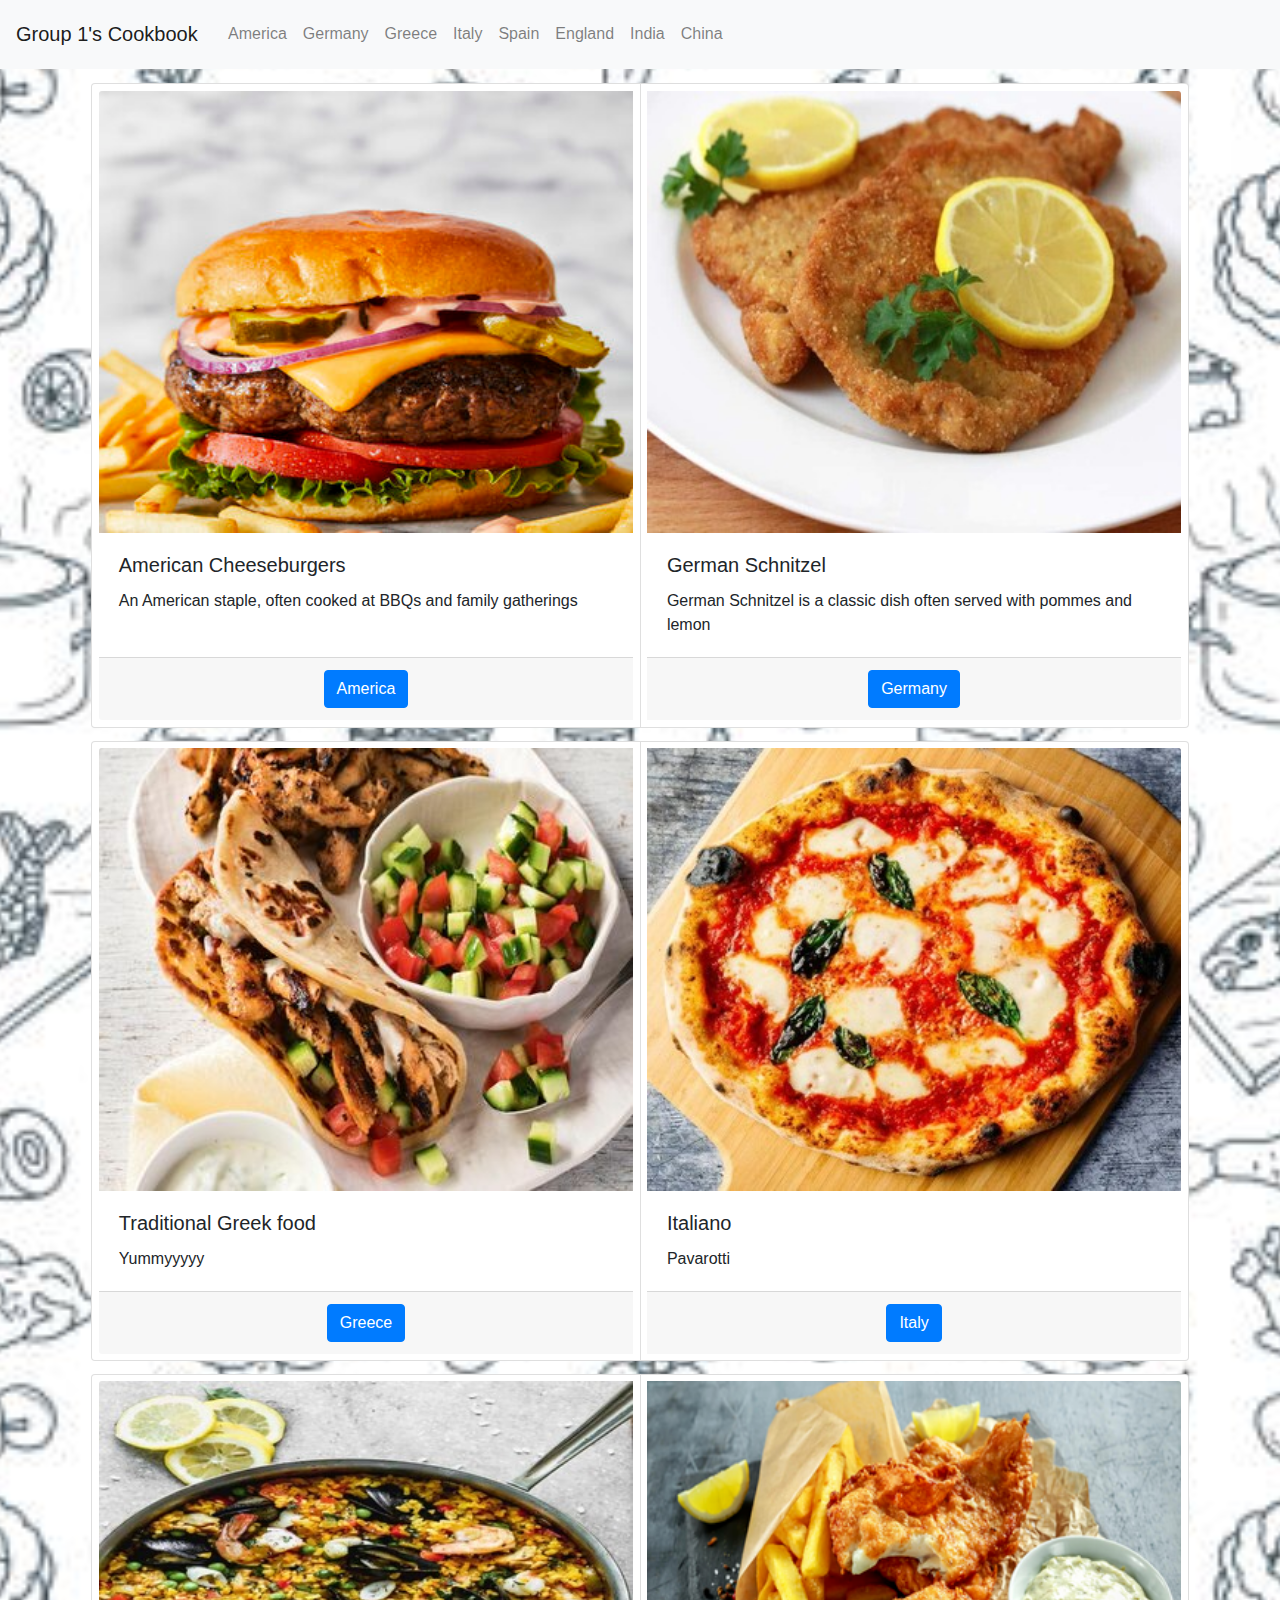
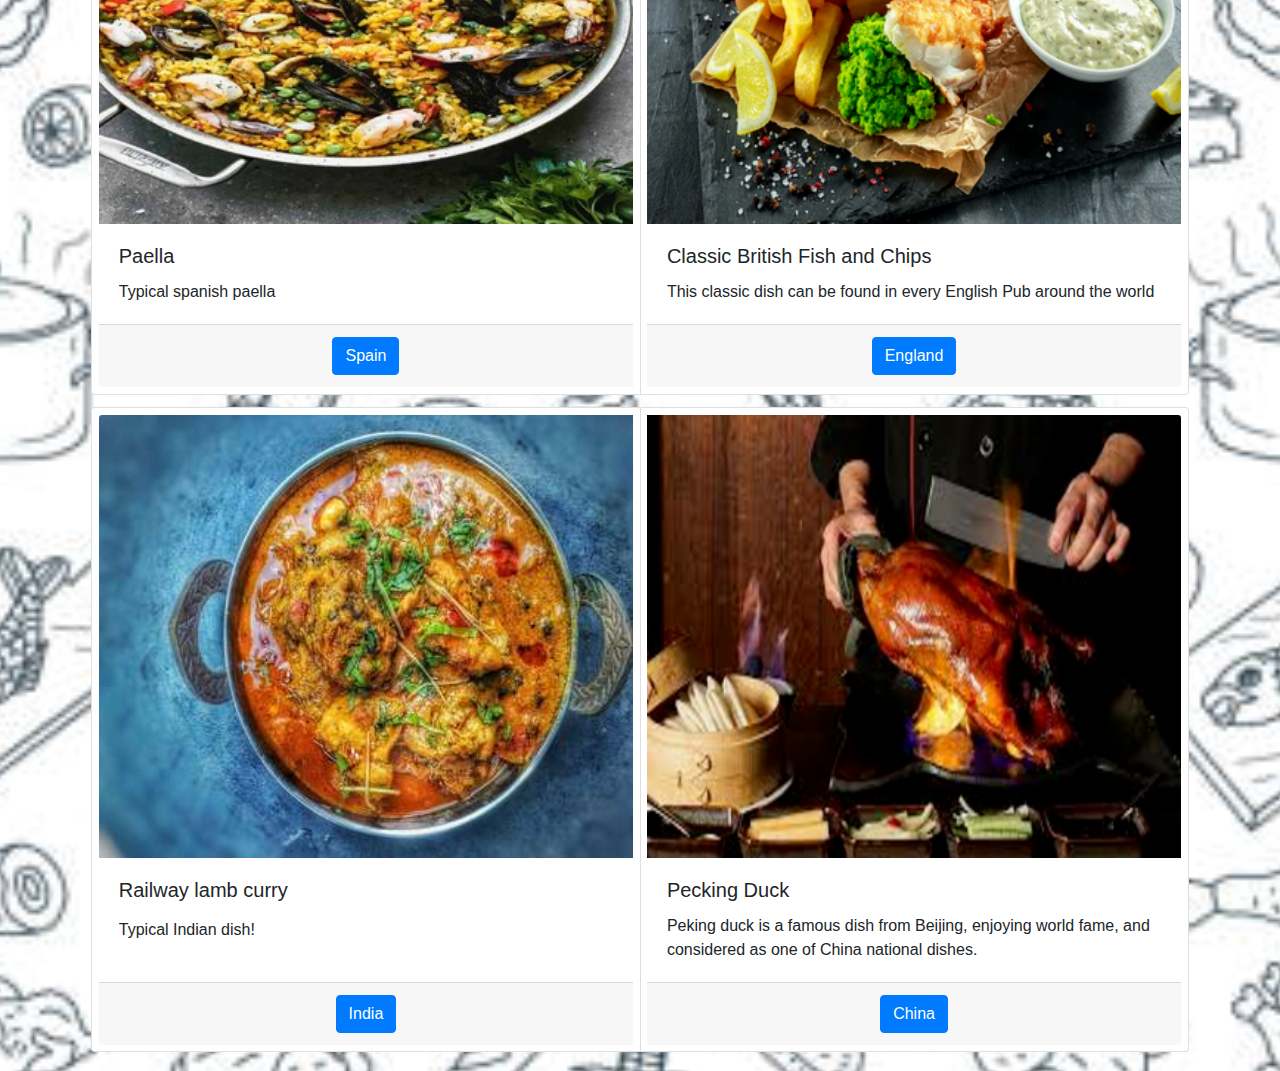
<file: index.html>
<!DOCTYPE html>
<html lang="en">
  <head>
    <meta charset="utf-8" />
    <meta name="viewport" content="width=device-width, initial-scale=1" />

    <title>
        Cookbook
    </title>
    <link rel="stylesheet" href="style.css">
    <link rel="stylesheet" href="https://cdn.jsdelivr.net/npm/bootstrap@4.0.0/dist/css/bootstrap.min.css" integrity="sha384-Gn5384xqQ1aoWXA+058RXPxPg6fy4IWvTNh0E263XmFcJlSAwiGgFAW/dAiS6JXm" crossorigin="anonymous">
   </head>
   <div class="bg">
   <header>
    <nav class="navbar navbar-expand-lg navbar-light bg-light fixed-top">
      <a class="navbar-brand" href="index.html">Group 1's Cookbook</a>
      <button class="navbar-toggler" type="button" data-toggle="collapse" data-target="#navbarNav" aria-controls="navbarNav" aria-expanded="false" aria-label="Toggle navigation">

        <span class="navbar-toggler-icon"></span>
      </button>
      <div class="collapse navbar-collapse" id="navbarNav">
        <ul class="navbar-nav">
          <li class="nav-item active">

          </li>
          <li class="nav-item">
            <a class="nav-link" href="America.html">America</a>
          </li>
          <li class="nav-item">
            <a class="nav-link" href="Germany.html">Germany</a>
          </li>
          <li class="nav-item">
            <a class="nav-link" href="Greece.html">Greece</a>
          </li>
          <li class="nav-item">
            <a class="nav-link" href="Italy.html">Italy</a>
          </li>
          <li class="nav-item">
            <a class="nav-link" href="Spain.html">Spain</a>
          </li>
          <li class="nav-item">
            <a class="nav-link" href="England.html">England</a>
          </li>
          <li class="nav-item">
            <a class="nav-link" href="India.html">India</a>
          </li>
          <li class="nav-item">
            <a class="nav-link" href="China.html">China</a>
          </li>
        </ul>
      </div>
    </nav>
  </header>

  <body>
    <div class="container">

      <div class="card-group" id="first-card">
        <div class="card">
          <img class="card-img-top" src="Cheeseburger_1_362x300.jpg" alt="Card image cap">
          <div class="card-body">
            <h5 class="card-title">American Cheeseburgers</h5>
            <p class="card-text">An American staple, often cooked at BBQs and family gatherings</p>
          </div>
          <div class="card-footer text-center">
            <a href="America.html" class="btn btn-primary">America</a>
          </div>
        </div>
        <div class="card">
          <img class="card-img-top" src="Schnitzel_362x300.jpg" alt="Card image cap">
          <div class="card-body">
            <h5 class="card-title">German Schnitzel</h5>
            <p class="card-text">German Schnitzel is a classic dish often served with pommes and lemon</p>
          </div>
          <div class="card-footer text-center">
            <a href="Germany.html" class="btn btn-primary">Germany</a>
          </div>
        </div>
      </div>
      <div class="card-group">
        <div class="card">
          <img class="card-img-top" src="gyros_362x300.jpeg" alt="gyros">
          <div class="card-body">
            <h5 class="card-title">Traditional Greek food</h5>
            <p class="card-text">Yummyyyyy</p>
          </div>
          <div class="card-footer text-center">
            <a href="Greece.html" class="btn btn-primary">Greece</a>
          </div>
        </div>
        <div class="card">
          <img class="card-img-top" src="pizza_362x300.jpg" alt="Card image cap">
          <div class="card-body">
            <h5 class="card-title">Italiano</h5>
            <p class="card-text">Pavarotti</p>
          </div>
          <div class="card-footer text-center">
            <a href="Italy.html" class="btn btn-primary">Italy</a>
          </div>
        </div>
      </div>
      <div class="card-group">
        <div class="card">
          <img class="card-img-top" src="Paella2.jpg" alt="Card image cap" width="150">
          <div class="card-body">
            <h5 class="card-title">Paella</h5>
            <p class="card-text">Typical spanish paella</p>
          </div>
          <div class="card-footer text-center">
            <a href="Spain.html" class="btn btn-primary">Spain</a>
          </div>
        </div>
        <div class="card">
          <img class="card-img-top" src="Fish-and-Chips1_362x300.png" alt="Card image cap" >
          <div class="card-body">
            <h5 class="card-title"> Classic British Fish and Chips</h5>
            <p class="card-text"> This classic dish can be found in every English Pub around the world</p>
           

          </div>
          <div class="card-footer text-center">
            <a href="England.html" class="btn btn-primary">England</a>
          </div>
        </div>
      </div>
      <div class="card-group">
        <div class="card">
          <img class="card-img-top" src="Railway-Lamb-Curry_2.jpg" alt="Card image cap">
          <div class="card-body">

            <h5 class="card-title">Railway lamb curry</h5>
            <p class="card-text"> <p class="card-text"> Typical Indian dish!</p></p>


          </div>
          <div class="card-footer text-center">
            <a href="India.html" class="btn btn-primary">India</a>
          </div>
        </div>
        <div class="card">
          <img class="card-img-top" src="pekinng-duck1_362x300.png" alt="Card image cap">
          <div class="card-body">
            <h5 class="card-title"> Pecking Duck</h5>
            <p class="card-text"> Peking duck is a famous dish from Beijing, enjoying world fame, and considered as one of China national dishes.</p>
          </div>
          <div class="card-footer text-center">
            <a href="China.html" class="btn btn-primary">China</a>
          </div>
        </div>
      </div>
    </div>
    <script src="https://code.jquery.com/jquery-3.2.1.slim.min.js" integrity="sha384-KJ3o2DKtIkvYIK3UENzmM7KCkRr/rE9/Qpg6aAZGJwFDMVNA/GpGFF93hXpG5KkN" crossorigin="anonymous"></script>
<script src="https://cdn.jsdelivr.net/npm/popper.js@1.12.9/dist/umd/popper.min.js" integrity="sha384-ApNbgh9B+Y1QKtv3Rn7W3mgPxhU9K/ScQsAP7hUibX39j7fakFPskvXusvfa0b4Q" crossorigin="anonymous"></script>
<script src="https://cdn.jsdelivr.net/npm/bootstrap@4.0.0/dist/js/bootstrap.min.js" integrity="sha384-JZR6Spejh4U02d8jOt6vLEHfe/JQGiRRSQQxSfFWpi1MquVdAyjUar5+76PVCmYl" crossorigin="anonymous"></script>
   </body>
</div>
</html>
</file>
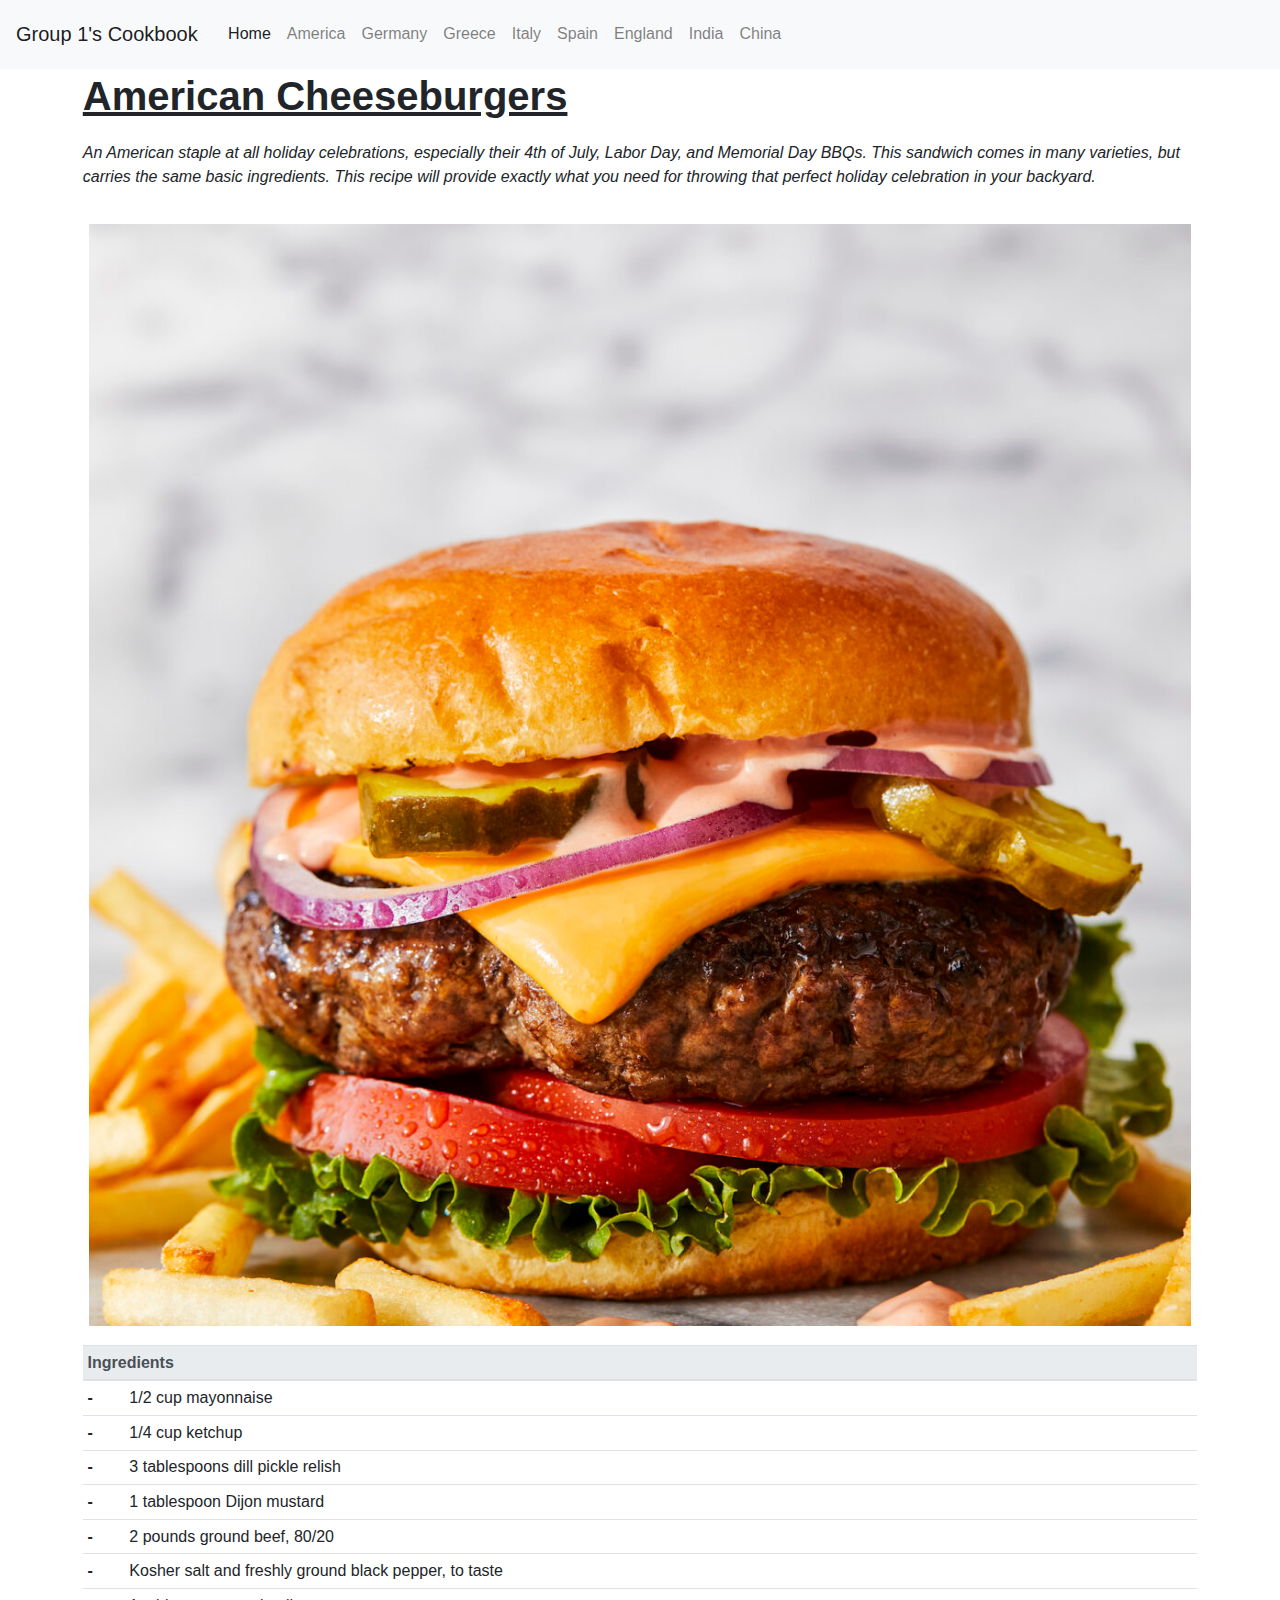
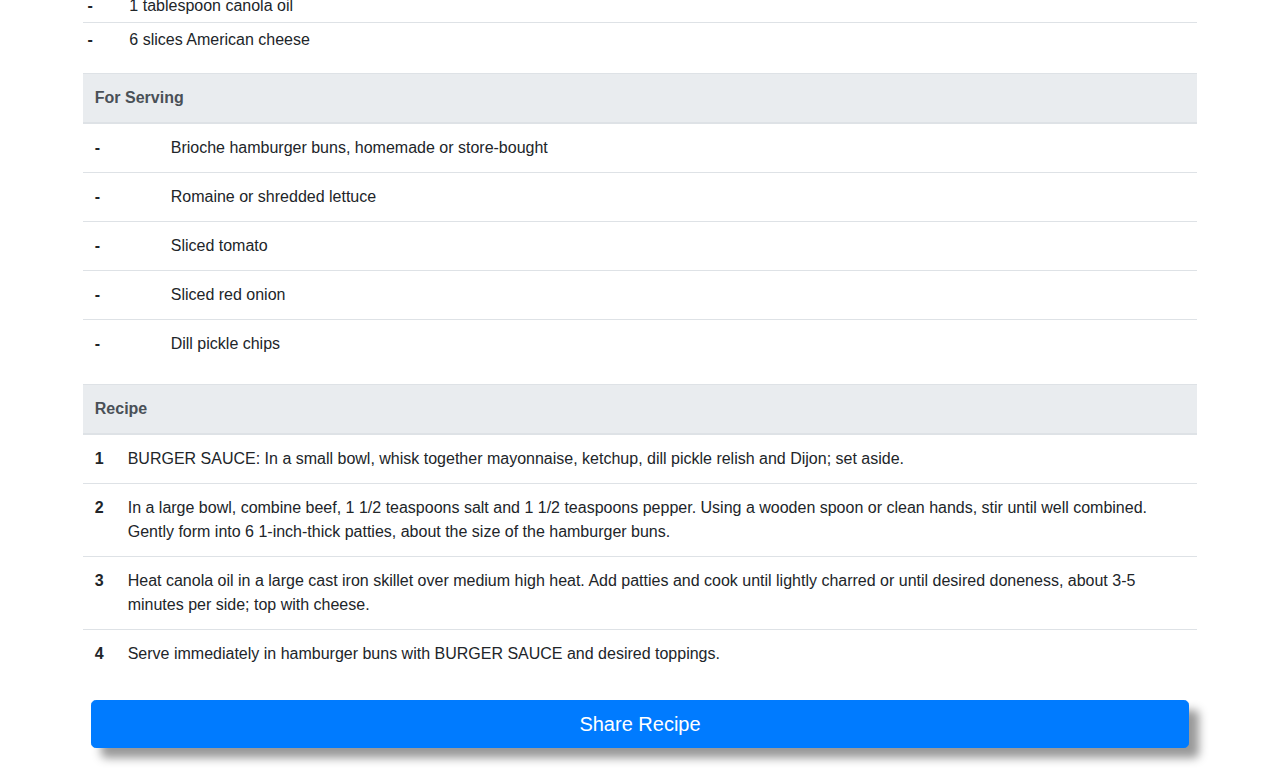
<file: America.html>
<!doctype html>
<html lang="en">
  <head>
    <meta charset="utf-8">
    <meta name="viewport" content="width=device-width, initial-scale=1">
    
    <title>
        American Cheeeseburgers
    </title>
    <link rel="stylesheet" href="style.css">
    <link rel="stylesheet" href="https://cdn.jsdelivr.net/npm/bootstrap@4.0.0/dist/css/bootstrap.min.css" integrity="sha384-Gn5384xqQ1aoWXA+058RXPxPg6fy4IWvTNh0E263XmFcJlSAwiGgFAW/dAiS6JXm" crossorigin="anonymous">
   </head>
   <div class="America">
   <header>
    <nav class="navbar navbar-expand-lg navbar-light bg-light fixed-top">
      <a class="navbar-brand" href="index.html">Group 1's Cookbook</a>
      <button class="navbar-toggler" type="button" data-toggle="collapse" data-target="#navbarNav" aria-controls="navbarNav" aria-expanded="false" aria-label="Toggle navigation">
        <span class="navbar-toggler-icon"></span>
      </button>
      <div class="collapse navbar-collapse" id="navbarNav">
        <ul class="navbar-nav">
          <li class="nav-item active">
            <a class="nav-link" href="index.html">Home <span class="sr-only">(current)</span></a>
          </li>
          <li class="nav-item">
            <a class="nav-link" href="America.html">America</a>
          </li>
          <li class="nav-item">
            <a class="nav-link" href="Germany.html">Germany</a>
          </li>
          <li class="nav-item">
            <a class="nav-link" href="Greece.html">Greece</a>
          </li>
          <li class="nav-item">
            <a class="nav-link" href="Italy.html">Italy</a>
          </li>
          <li class="nav-item">
            <a class="nav-link" href="Spain.html">Spain</a>
          </li>
          <li class="nav-item">
            <a class="nav-link" href="England.html">England</a>
          </li>
          <li class="nav-item">
            <a class="nav-link" href="India.html">India</a>
          </li>
          <li class="nav-item">
            <a class="nav-link" href="China.html">China</a>
          </li>
        </ul>
      </div>
    </nav>
   </header>

   <body>
    <div class="container">
        <div class="row">
            <div class="col">
                <div class="row">
                    <h1 class="Title">American Cheeseburgers</h1>
                </div>
                <div class="row">
                    <p class="description">
                        An American staple at all holiday celebrations, especially their 4th of July, Labor Day, and Memorial Day BBQs.
                        This sandwich comes in many varieties, but carries the same basic ingredients.  
                        This recipe will provide exactly what you need for throwing that perfect holiday celebration in your backyard.
                    </p>
                </div>
                <div class="row">
                  <div class="hover">
                    <img title="American Cheeseburgers" class="img-fluid" alt="Responsive image" src="Cheeseburger.jpg">
                    <div class="overlay">American Cheeseburgers</div>
                  </div>
                  </div>
                <div class="row">
                    <table class="table table-hover table-sm">
                        <thead class="thead-light">
                          <tr>
                            <th scope="col" colspan="2">Ingredients</th>
                          </tr>
                        </thead>
                        <tbody>
                          <tr>
                            <th scope="row">-</th>
                            <td>1/2 cup mayonnaise</td>
                          </tr>
                          <tr>
                            <th scope="row">-</th>
                            <td>1/4 cup ketchup</td>
                          </tr>
                          <tr>
                            <th scope="row">-</th>
                            <td>3 tablespoons dill pickle relish</td>
                          </tr>
                          <tr>
                            <th scope="row">-</th>
                            <td>1 tablespoon Dijon mustard</td>
                          </tr>
                          <tr>
                            <th scope="row">-</th>
                            <td>2 pounds ground beef, 80/20</td>
                          </tr>
                          <tr>
                            <th scope="row">-</th>
                            <td>Kosher salt and freshly ground black pepper, to taste</td>
                          </tr>
                          <tr>
                            <th scope="row">-</th>
                            <td>1 tablespoon canola oil</td>
                          </tr>
                          <tr>
                            <th scope="row">-</th>
                            <td>6 slices American cheese</td>
                          </tr>
                        </tbody>
                      </table>
                      <table class="table table-hover">
                        <thead class="thead-light">
                          <tr>
                            <th scope="col" colspan="2">For Serving</th>
                          </tr>
                        </thead>
                        <tbody>
                          <tr>
                            <th scope="row">-</th>
                            <td>Brioche hamburger buns, homemade or store-bought</td>
                          </tr>
                          <tr>
                            <th scope="row">-</th>
                            <td>Romaine or shredded lettuce</td>
                          </tr>
                          <tr>
                            <th scope="row">-</th>
                            <td>Sliced tomato</td>
                          </tr>
                          <tr>
                            <th scope="row">-</th>
                            <td>Sliced red onion</td>
                          </tr>
                          <tr>
                            <th scope="row">-</th>
                            <td>Dill pickle chips</td>
                          </tr>
                        </tbody>
                      </table>
                      <table class="table table-hover">
                        <thead class="thead-light">
                          <tr>
                            <th scope="col" colspan="2">Recipe</th>
                          </tr>
                        </thead>
                        <tbody>
                          <tr>
                            <th scope="row">1</th>
                            <td>BURGER SAUCE: In a small bowl, whisk together mayonnaise, ketchup, dill pickle relish and Dijon; set aside.</td>
                          </tr>
                          <tr>
                            <th scope="row">2</th>
                            <td>In a large bowl, combine beef, 1 1/2 teaspoons salt and 1 1/2 teaspoons pepper. Using a wooden spoon or clean hands, stir until well combined. Gently form into 6 1-inch-thick patties, about the size of the hamburger buns.</td>
                          </tr>
                          <tr>
                            <th scope="row">3</th>
                            <td>Heat canola oil in a large cast iron skillet over medium high heat. Add patties and cook until lightly charred or until desired doneness, about 3-5 minutes per side; top with cheese.</td>
                          </tr>
                          <tr>
                            <th scope="row">4</th>
                            <td>Serve immediately in hamburger buns with BURGER SAUCE and desired toppings.</td>
                          </tr>
                        </tbody>
                      </table>
                </div>
                <!-- Button trigger modal -->
                <button type="button" class="btn btn-primary btn-lg btn-block" data-toggle="modal" data-target="#exampleModalCenter">
                  Share Recipe
                </button>

                <!-- Modal -->
                <div class="modal fade" id="exampleModalCenter" tabindex="-1" role="dialog" aria-labelledby="exampleModalCenterTitle" aria-hidden="true">
                  <div class="modal-dialog modal-dialog-centered" role="document">
                    <div class="modal-content">
                      <div class="modal-header">
                        <h5 class="modal-title" id="exampleModalLongTitle">Share Recipe</h5>
                        <button type="button" class="close" data-dismiss="modal" aria-label="Close">
                          <span aria-hidden="true">&times;</span>
                        </button>
                      </div>
                    <div class="modal-body">
                      America.html
                    </div>
                    <div class="modal-footer">
                      <button type="button" class="btn btn-secondary" data-dismiss="modal">Close</button>
                    </div>
                  </div>
                </div>
              </div>
            </div>
        </div>
    </div>
    <script src="https://code.jquery.com/jquery-3.2.1.slim.min.js" integrity="sha384-KJ3o2DKtIkvYIK3UENzmM7KCkRr/rE9/Qpg6aAZGJwFDMVNA/GpGFF93hXpG5KkN" crossorigin="anonymous"></script>
<script src="https://cdn.jsdelivr.net/npm/popper.js@1.12.9/dist/umd/popper.min.js" integrity="sha384-ApNbgh9B+Y1QKtv3Rn7W3mgPxhU9K/ScQsAP7hUibX39j7fakFPskvXusvfa0b4Q" crossorigin="anonymous"></script>
<script src="https://cdn.jsdelivr.net/npm/bootstrap@4.0.0/dist/js/bootstrap.min.js" integrity="sha384-JZR6Spejh4U02d8jOt6vLEHfe/JQGiRRSQQxSfFWpi1MquVdAyjUar5+76PVCmYl" crossorigin="anonymous"></script>
<script src="app.js"></script>
    </body>
</div>
</html>
</file>
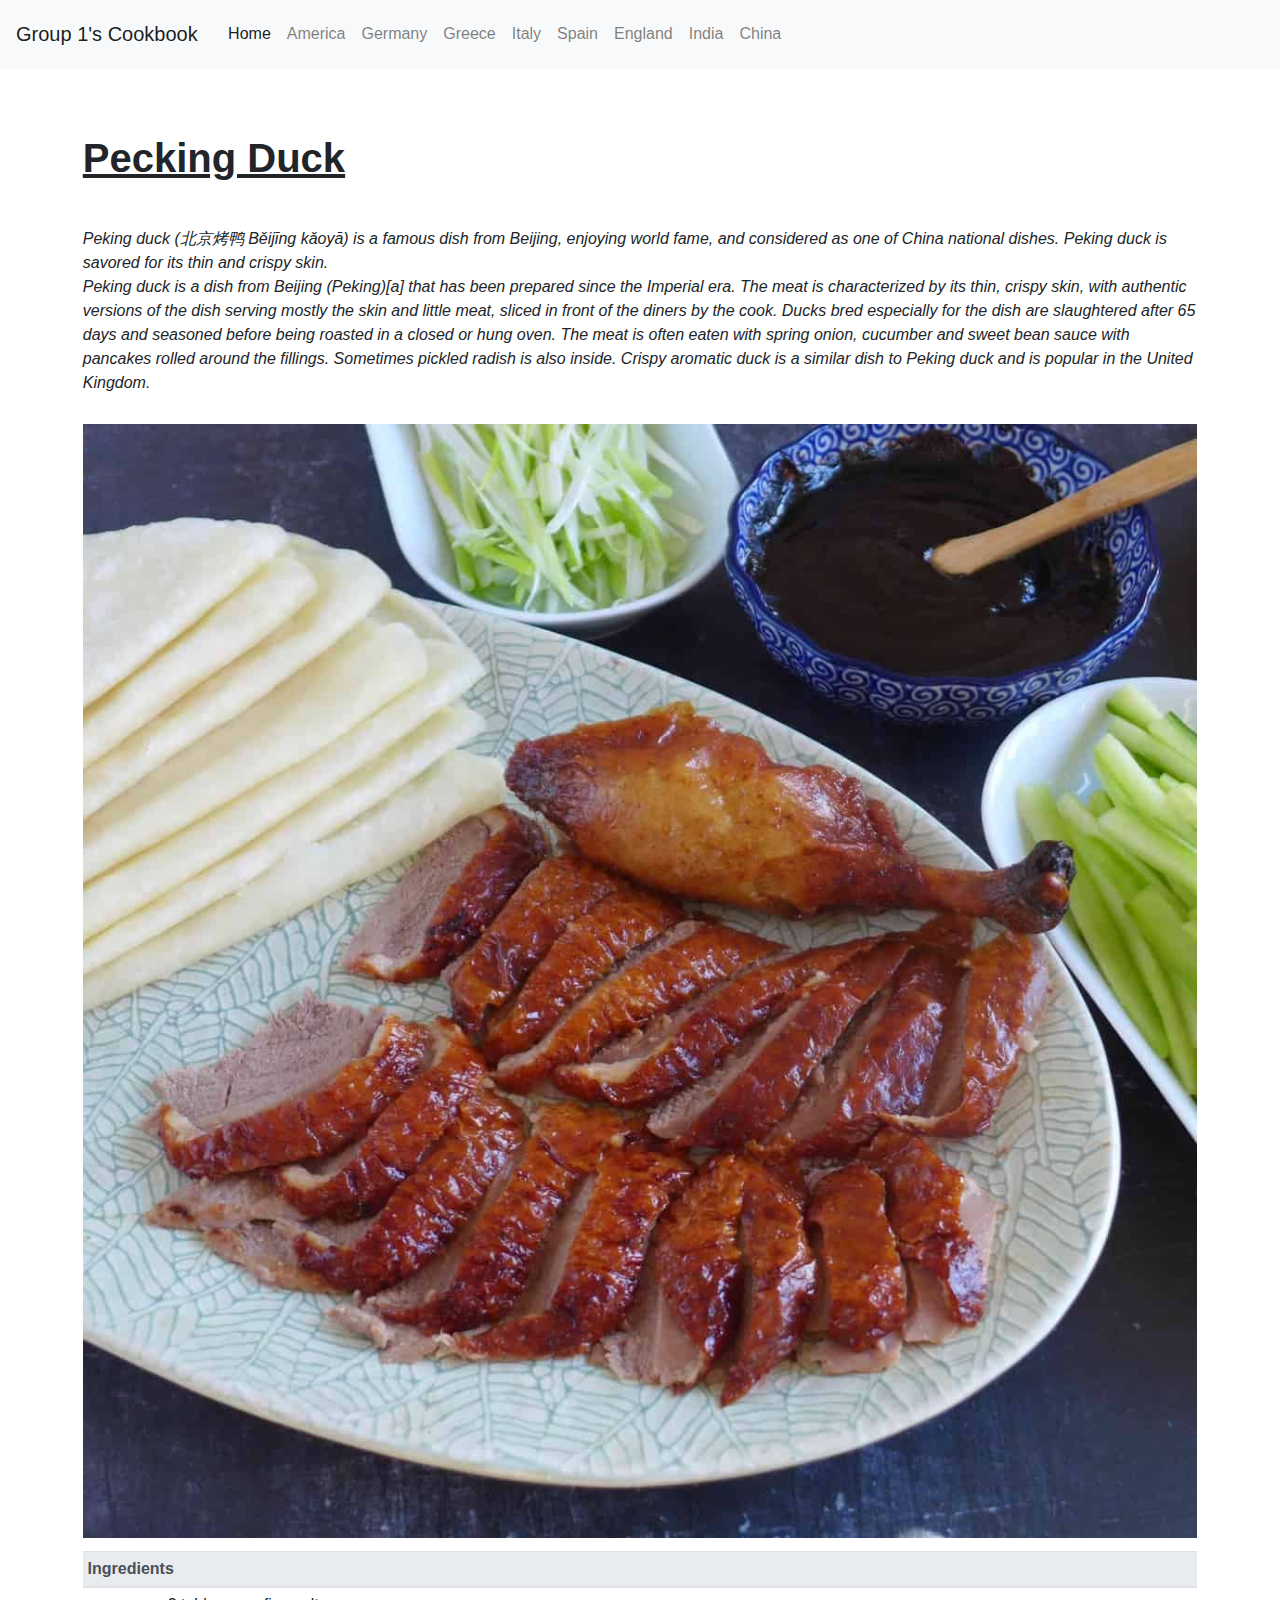
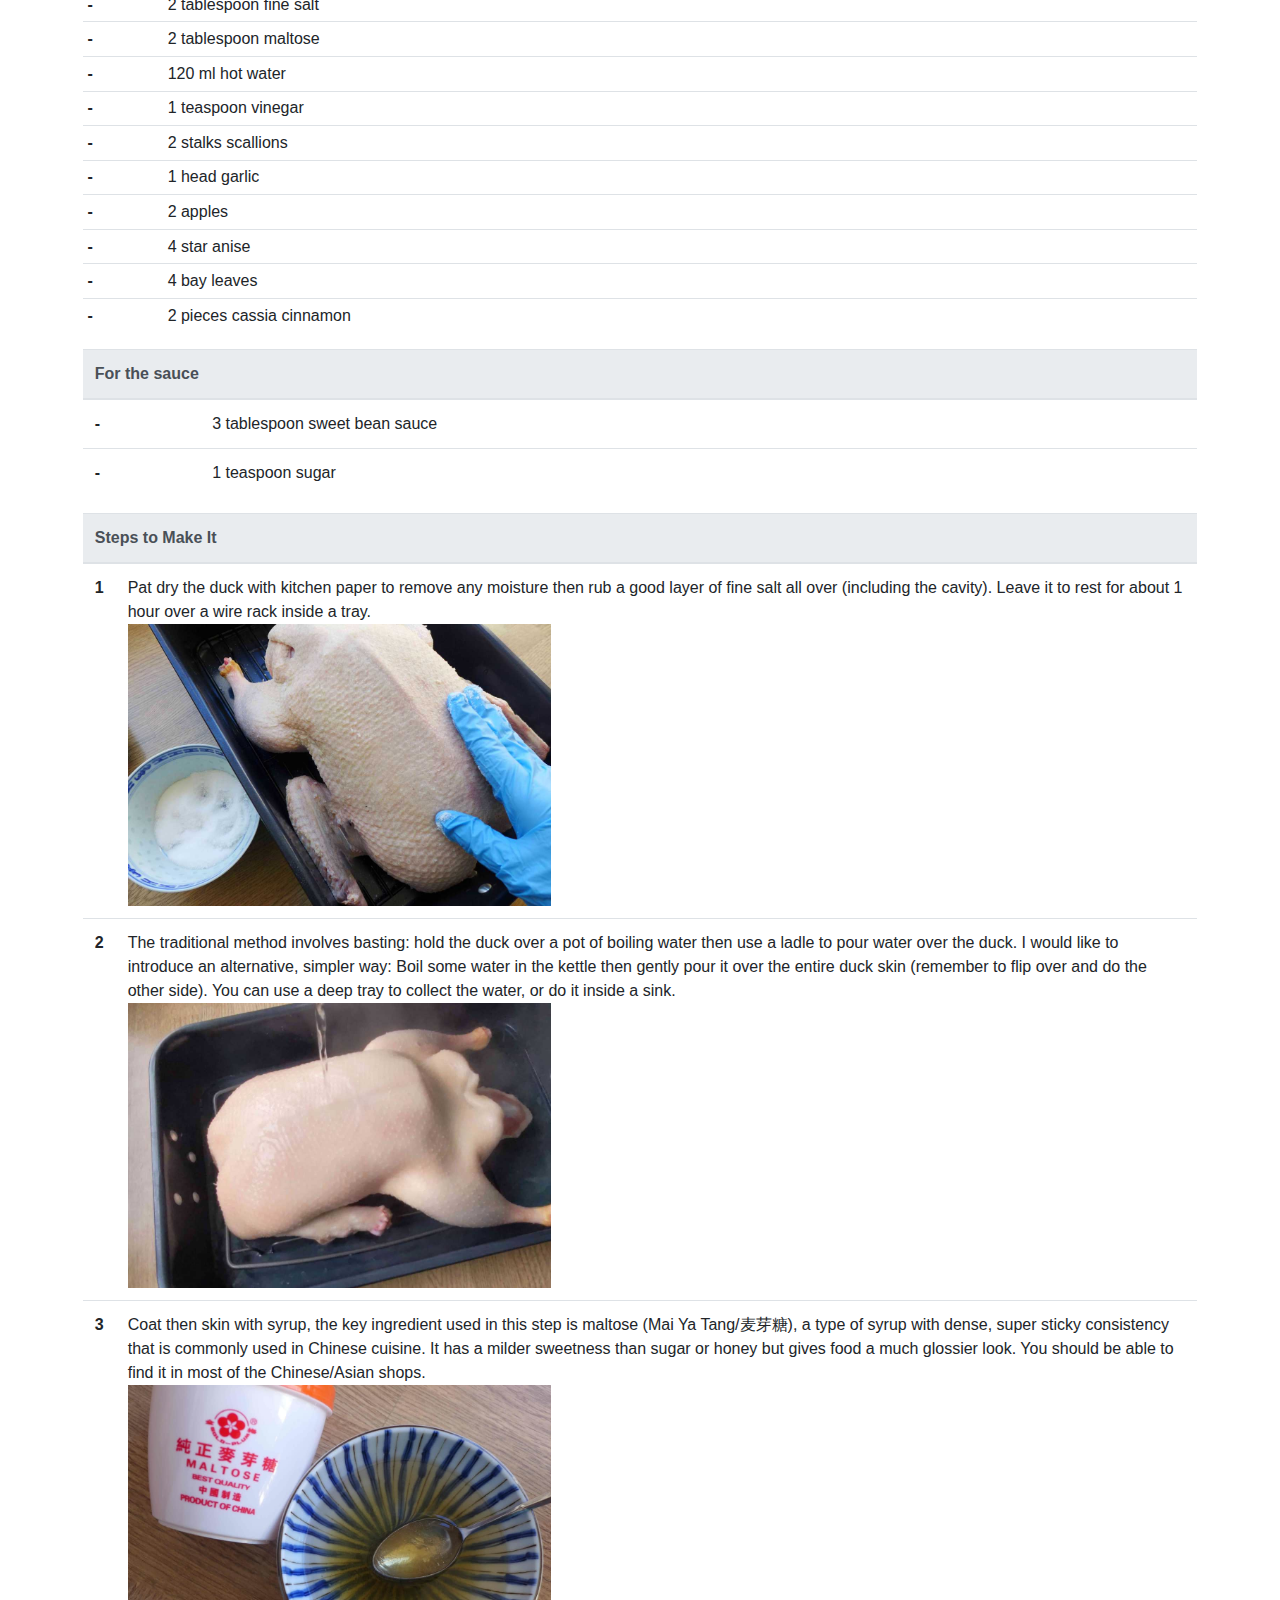
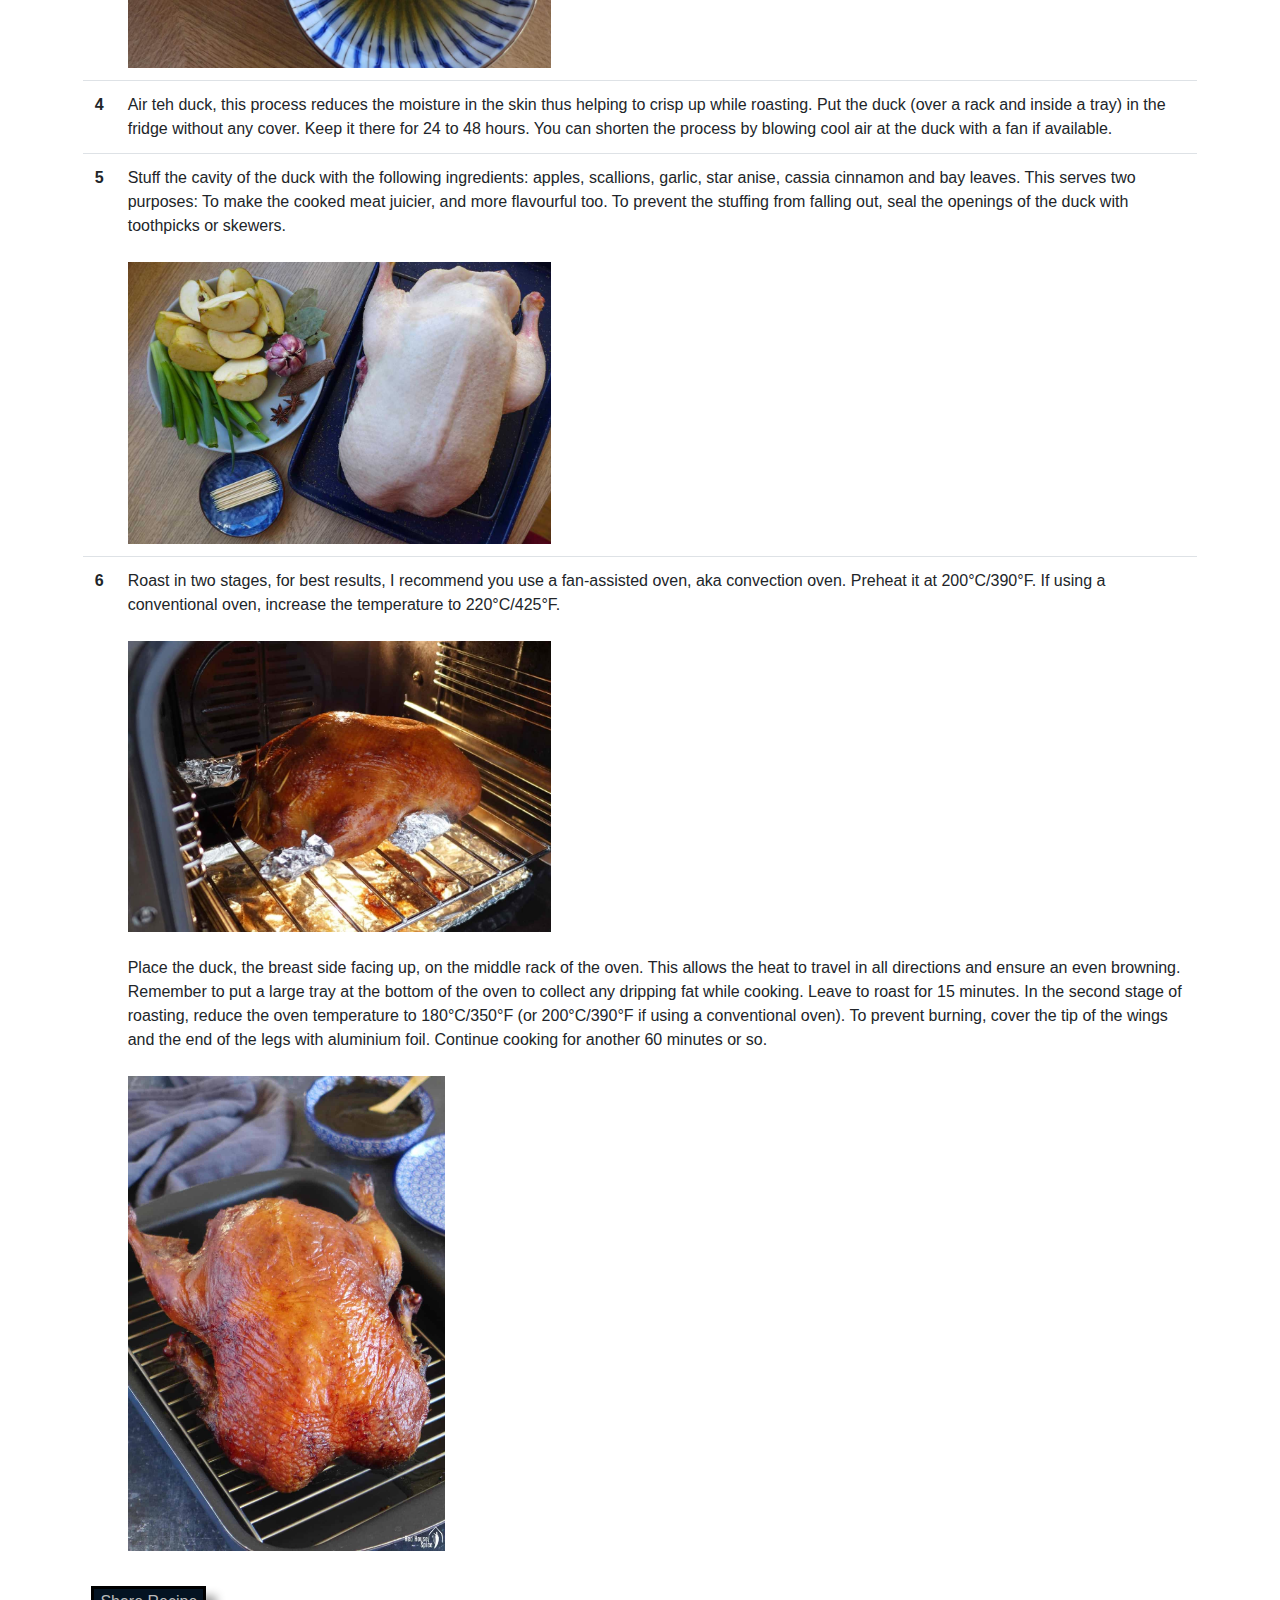
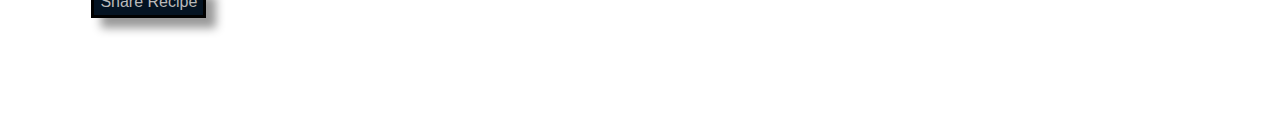
<file: China.html>
<!DOCTYPE html>
<html lang="en">
<head>
    <meta charset="UTF-8">
    <meta http-equiv="X-UA-Compatible" content="IE=edge">
    <meta name="viewport" content="width=device-width, initial-scale=1.0">
    <title>China-cookbook</title>
    <link rel="stylesheet" href="style.css">
    <link rel="stylesheet" href="https://cdn.jsdelivr.net/npm/bootstrap@4.0.0/dist/css/bootstrap.min.css" integrity="sha384-Gn5384xqQ1aoWXA+058RXPxPg6fy4IWvTNh0E263XmFcJlSAwiGgFAW/dAiS6JXm" crossorigin="anonymous">
</head>

<body>
  <header>
    <nav class="navbar navbar-expand-lg navbar-light bg-light">
      <a class="navbar-brand" href="#">Group 1's Cookbook</a>
      <button class="navbar-toggler" type="button" data-toggle="collapse" data-target="#navbarNav" aria-controls="navbarNav" aria-expanded="false" aria-label="Toggle navigation">
        <span class="navbar-toggler-icon"></span>
      </button>
      <div class="collapse navbar-collapse" id="navbarNav">
        <ul class="navbar-nav">
          <li class="nav-item active">
            <a class="nav-link" href="index.html">Home <span class="sr-only">(current)</span></a>
          </li>
          <li class="nav-item">
            <a class="nav-link" href="America.html">America</a>
          </li>
          <li class="nav-item">
            <a class="nav-link" href="Germany.html">Germany</a>
          </li>
          <li class="nav-item">
            <a class="nav-link" href="Greece.html">Greece</a>
          </li>
          <li class="nav-item">
            <a class="nav-link" href="Italy.html">Italy</a>
          </li>
          <li class="nav-item">
            <a class="nav-link" href="Spain.html">Spain</a>
          </li>
          <li class="nav-item">
            <a class="nav-link" href="England.html">England</a>
          </li>
          <li class="nav-item">
            <a class="nav-link" href="India.html">India</a>
          </li>
          <li class="nav-item">
            <a class="nav-link" href="China.html">China</a>
          </li>
        </ul>
      </div>
    </nav>
  </header>
    <div class="container">
        <div class="row">
            <div class="col-12 col-lg-15">
                <div class="row">
                    <h1 class="Title" id="China" >Pecking Duck</h1>
                </div>
            
                <div class="row">
              
                    <p class="description">
                      <br>
                      Peking duck (北京烤鸭 Běijīng kǎoyā) is a famous dish from Beijing, enjoying world fame, and considered as one of China national dishes. Peking duck is savored for its thin and crispy skin.
                      
                      <br>
                      Peking duck is a dish from Beijing (Peking)[a] that has been prepared since the Imperial era. The meat is characterized by its thin, crispy skin, with authentic versions of the dish serving mostly the skin and little meat, sliced in front of the diners by the cook. Ducks bred especially for the dish are slaughtered after 65 days and seasoned before being roasted in a closed or hung oven. The meat is often eaten with spring onion, cucumber and sweet bean sauce with pancakes rolled around the fillings. Sometimes pickled radish is also inside. Crispy aromatic duck is a similar dish to Peking duck and is popular in the United Kingdom.

                    </p>
                </div>
                <div class="row">
                    <img class="img-fluid" width='100%\9' heigh='auto'alt="Fish and chips image" src='peking-duck.png'>
                    
                </div>
                <div class="row">
                    <table class="table table-hover table-sm">
                        <thead class="thead-light">
                          <tr>
                            <th scope="col" colspan="2">Ingredients</th>
                          </tr>
                        </thead>
                        <tbody>
                          <tr>
                            <th scope="row">-</th>                          
                            <td>2 tablespoon fine salt</td>
                          </tr>
                          <tr>
                            <th scope="row">-</th>
                            <td>2 tablespoon maltose</td>
                          </tr>
                          <tr>
                            <th scope="row">-</th>
                            <td>120 ml hot water</td>
                          </tr>
                          <tr>
                            <th scope="row">-</th>
                            <td>1 teaspoon vinegar </td>
                          </tr>
                          <tr>
                            <th scope="row">-</th>
                            <td>2 stalks scallions</td>
                          </tr>
                          <tr>
                            <th scope="row">-</th>
                            <td>1 head garlic</td>
                          </tr>
                          <tr>
                            <th scope="row">-</th>
                            <td>2 apples</td>
                          </tr>
                          <tr>
                            <th scope="row">-</th>
                            <td>4 star anise</td>
                          </tr>
                          <tr>
                            <th scope="row">-</th>
                            <td>4 bay leaves</td>
                          </tr>
                          <tr>
                            <th scope="row">-</th>
                            <td>2 pieces cassia cinnamon</td>
                          </tr>

                        </tbody>
                      </table>
                      <table class="table table-hover">
                        <thead class="thead-light">
                          <tr>
                            <th scope="col" colspan="2">For the sauce</th>
                          </tr>
                        </thead>
                        <tbody>
                          <tr>
                            <th scope="row">-</th>
                          <td>3 tablespoon sweet bean sauce</td>
                          </tr>
                          <tr>
                            <th scope="row">-</th>
                            <td>1 teaspoon sugar
                            </td>
                          </tr>
                        </tbody>
                      </table>
                      <table class="table table-hover">
                        <thead class="thead-light">
                          <tr>
                            <th scope="col" colspan="2">Steps to Make It</th>
                          </tr>
                        </thead>
                        <tbody>
                          <tr>
                            <th scope="row">1</th>
                            <td>Pat dry the duck with kitchen paper to remove any moisture then rub a good layer of fine salt all over (including the cavity). Leave it to rest for about 1 hour over a wire rack inside a tray.
                              <br>
                              <img class="img-fluid" width='40%\9'alt="Gather the ingredients" src='rubbing-salt-over-duck-scaled.png'>
                            </td>
                            <hr>
                          </tr>
                          <tr>
                            <th scope="row">2</th>
                            <td>The traditional method involves basting: hold the duck over a pot of boiling water then use a ladle to pour water over the duck. I would like to introduce an alternative, simpler way: Boil some water in the kettle then gently pour it over the entire duck skin (remember to flip over and do the other side). You can use a deep tray to collect the water, or do it inside a sink.
                            <br>
                              <img class="img-fluid" width='40%\9'alt="flour" src='pouring-hot-water-over-duck-scaled.png'>
                            </td>
                          </tr>
                          <tr>
                            <th scope="row">3</th>
                            <td> Coat then skin with syrup, the key ingredient used in this step is maltose (Mai Ya Tang/麦芽糖), a type of syrup with dense, super sticky consistency that is commonly used in Chinese cuisine. It has a milder sweetness than sugar or honey but gives food a much glossier look. You should be able to find it in most of the Chinese/Asian shops.
                              <br>
                              <img class="img-fluid" width='40%\9'alt="Whisk" src='dilute-maltose-with-water-scaled.png'>
                           </td>
                          </tr>
                          <tr>
                            <th scope="row">4</th>
                            <td>  Air teh duck, this process reduces the moisture in the skin thus helping to crisp up while roasting. Put the duck (over a rack  and inside a tray) in the fridge without any cover. Keep it there for 24 to 48 hours. You can shorten the process by blowing cool air at the duck with a fan if available.
                                <br>
                              
                            </td>
                          </tr>
                          <th scope="row">5</th>
                            <td>Stuff the cavity of the duck with the following ingredients: apples, scallions, garlic, star anise, cassia cinnamon and bay leaves. This serves two purposes: To make the cooked meat juicier, and more flavourful too. To prevent the stuffing from falling out, seal the openings of the duck with toothpicks or skewers.
                                <br>
                                <br>
                              <img class="img-fluid" width='40%\9'alt="cut potatoes" src='duck-and-stuffing-scaled.png'>
                            </tr>
                            
                          <th scope="row">6</th>
                            <td>Roast in two stages, for best results, I recommend you use a fan-assisted oven, aka convection oven. Preheat it at 200°C/390°F. If using a conventional oven, increase the temperature to 220°C/425°F.
                                <br>
                                <br>


                              <img class="img-fluid" width='40%\9'alt="fish fillets" src='roast-duck-in-the-oven-scaled.png'> 
                              <br>
                              <br>

                              Place the duck, the breast side facing up, on the middle rack of the oven. This allows the heat to travel in all directions and ensure an even browning. Remember to put a large tray at the bottom of the oven to collect any dripping fat while cooking. Leave to roast for 15 minutes.
                              In the second stage of roasting, reduce the oven temperature to 180°C/350°F (or 200°C/390°F if using a conventional oven). To prevent burning, cover the tip of the wings and the end of the legs with aluminium foil. Continue cooking for another 60 minutes or so.<br> <br>
                              <img class="img-fluid" width='30%\9'alt="cut potatoes" src='roast-peking-duck-scaled.png'>
                            </tr>
                            <script src="https://cdn.jsdelivr.net/npm/@popperjs/core@2.11.6/dist/umd/popper.min.js" integrity="sha384-oBqDVmMz9ATKxIep9tiCxS/Z9fNfEXiDAYTujMAeBAsjFuCZSmKbSSUnQlmh/jp3" crossorigin="anonymous"></script>
                            <script src="https://cdn.jsdelivr.net/npm/bootstrap@5.2.2/dist/js/bootstrap.min.js" integrity="sha384-IDwe1+LCz02ROU9k972gdyvl+AESN10+x7tBKgc9I5HFtuNz0wWnPclzo6p9vxnk" crossorigin="anonymous"></script>
                        </tbody>

                      </table>
                </div>
                <button onclick="showAlert()">Share Recipe</button>
            </div>
            <div class="col-md-2">
  
          
        </div>
        <div class="row">
            <div class="col-12 col-md-6">
                <div class="row">
                </div>
                <div class="row">
                </div>
                <div class="row">
                </div>
                <div class="row">
                </div>
            </div>
            <div class="col-12 col-md-6">
                <div class="row">
                </div>
                <div class="row">
                </div>
                <div class="row">
                </div>
                <div class="row">
                </div>                
            </div>
        </div>
        <div class="row">
            <div class="col-12 col-md-6">
                <div class="row">
                </div>
                <div class="row">
                </div>
                <div class="row">
                </div>
                <div class="row">
                </div>
            </div>
            <div class="col-12 col-md-6">
                <div class="row">
                </div>
                <div class="row">
                </div>
                <div class="row">
                </div>
                <div class="row">
                </div>                
            </div>
        </div>
        <div class="row">
            <div class="col-12 col-md-6">
                <div class="row">
                </div>
                <div class="row">
                </div>
                <div class="row">
                </div>
                <div class="row">
                </div>
            </div>
            <div class="col-12 col-md-6">
                <div class="row">
                </div>
                <div class="row">
                </div>
                <div class="row">
                </div>
                <div class="row">
                </div>                
            </div>
        </div>
        </div>
        <script src="app.js"></script>
</body>

</html>
</file>
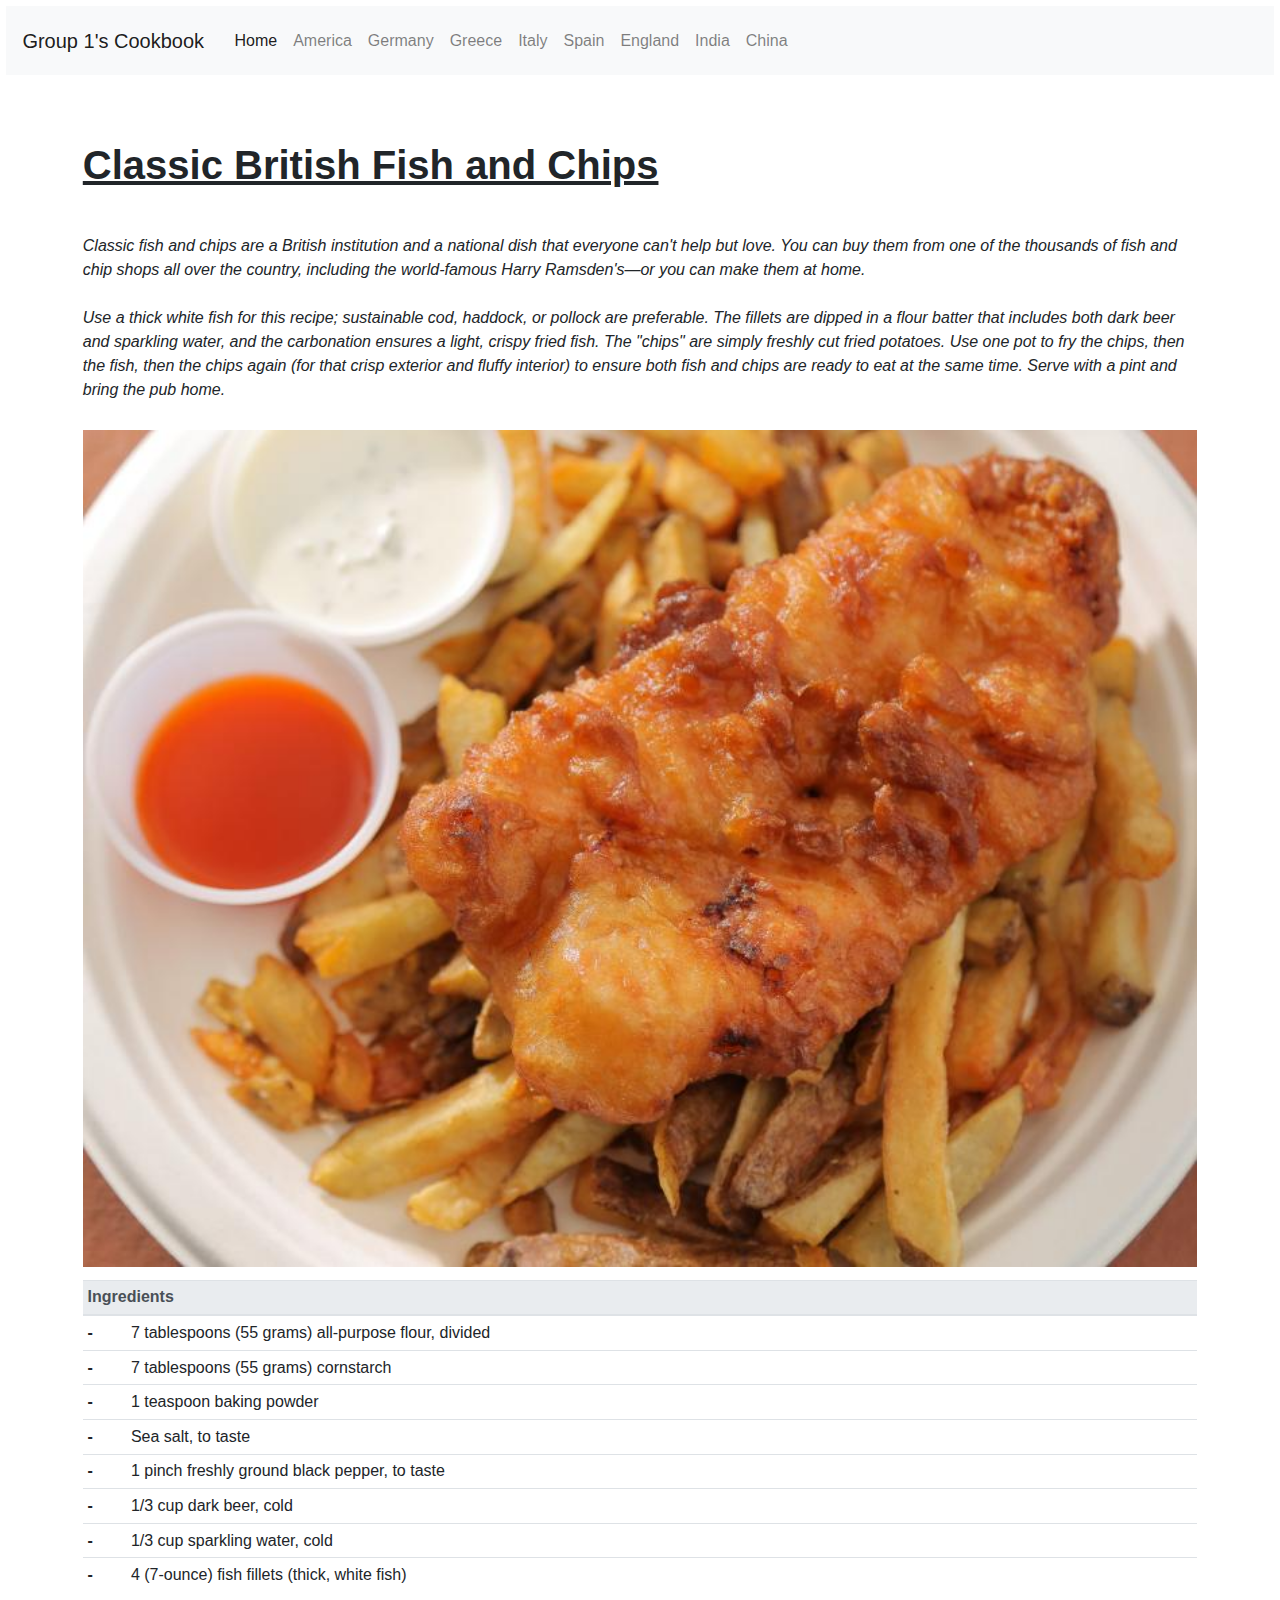
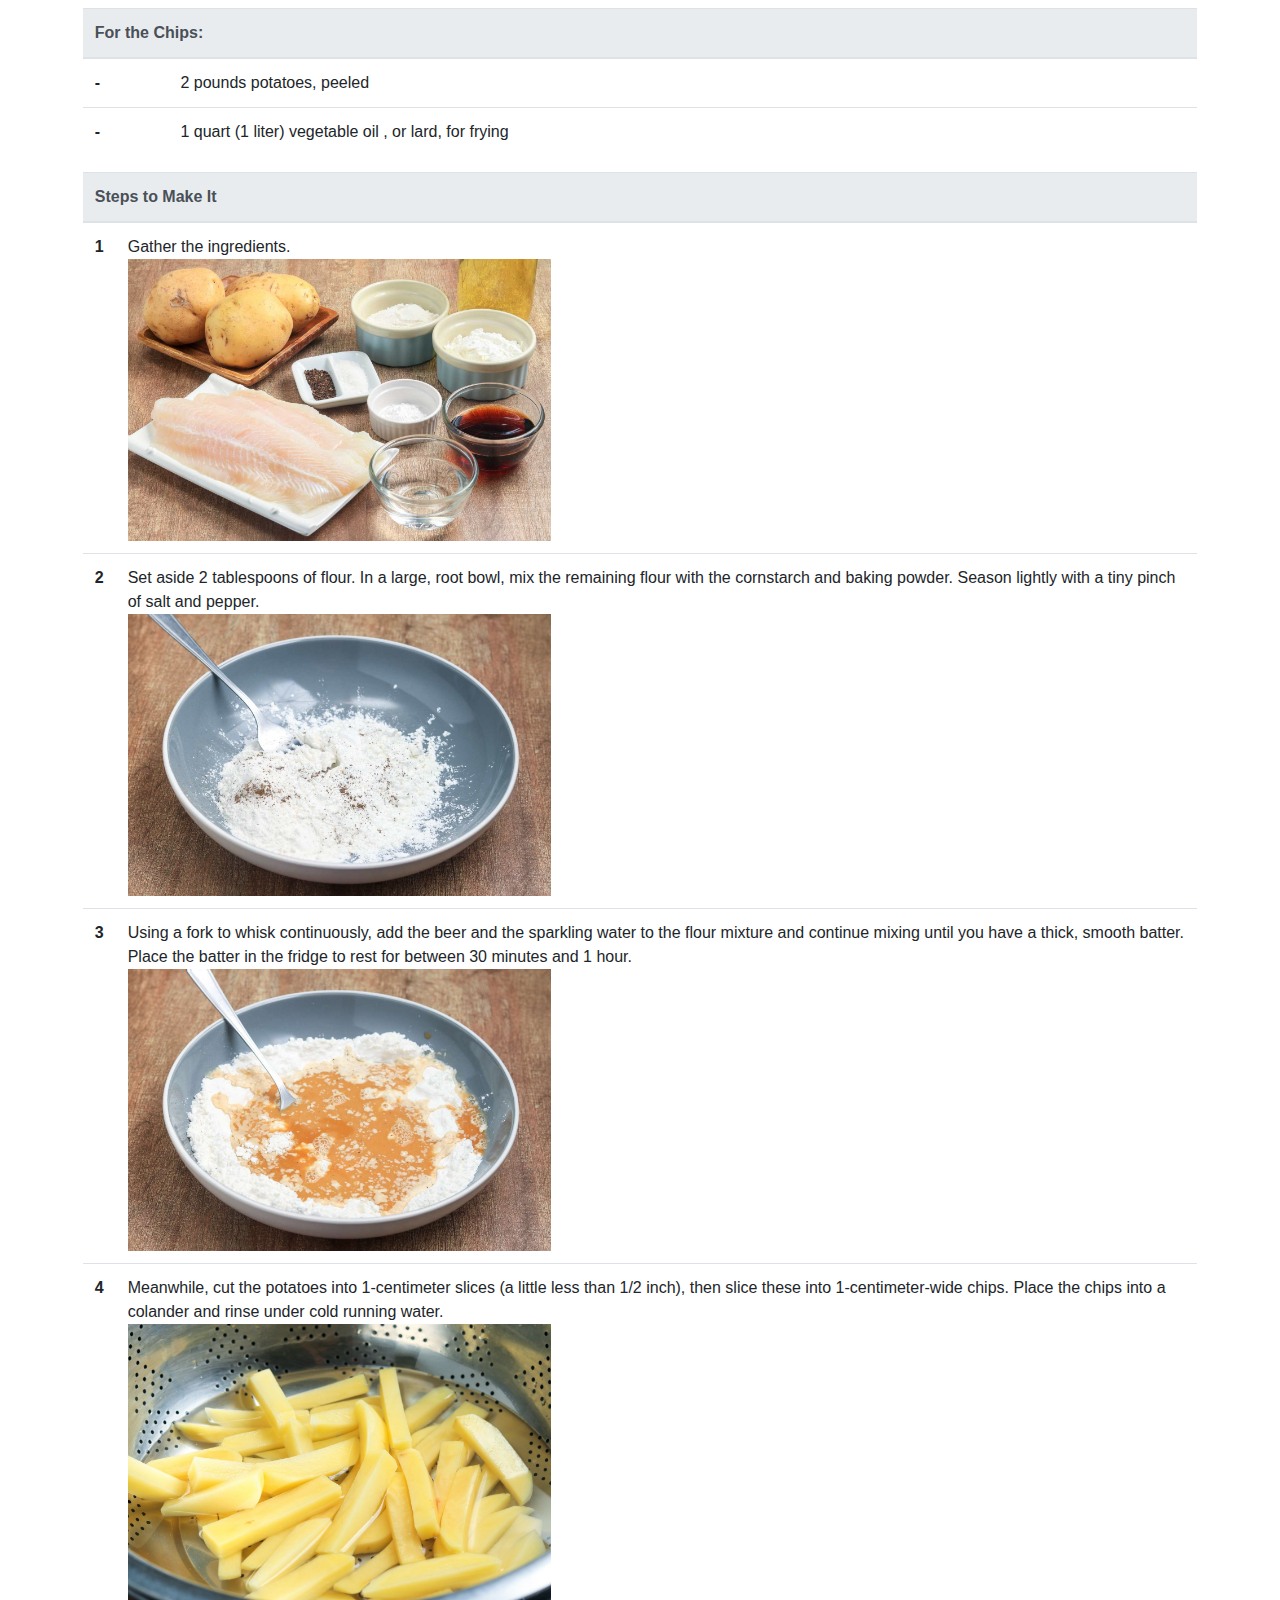
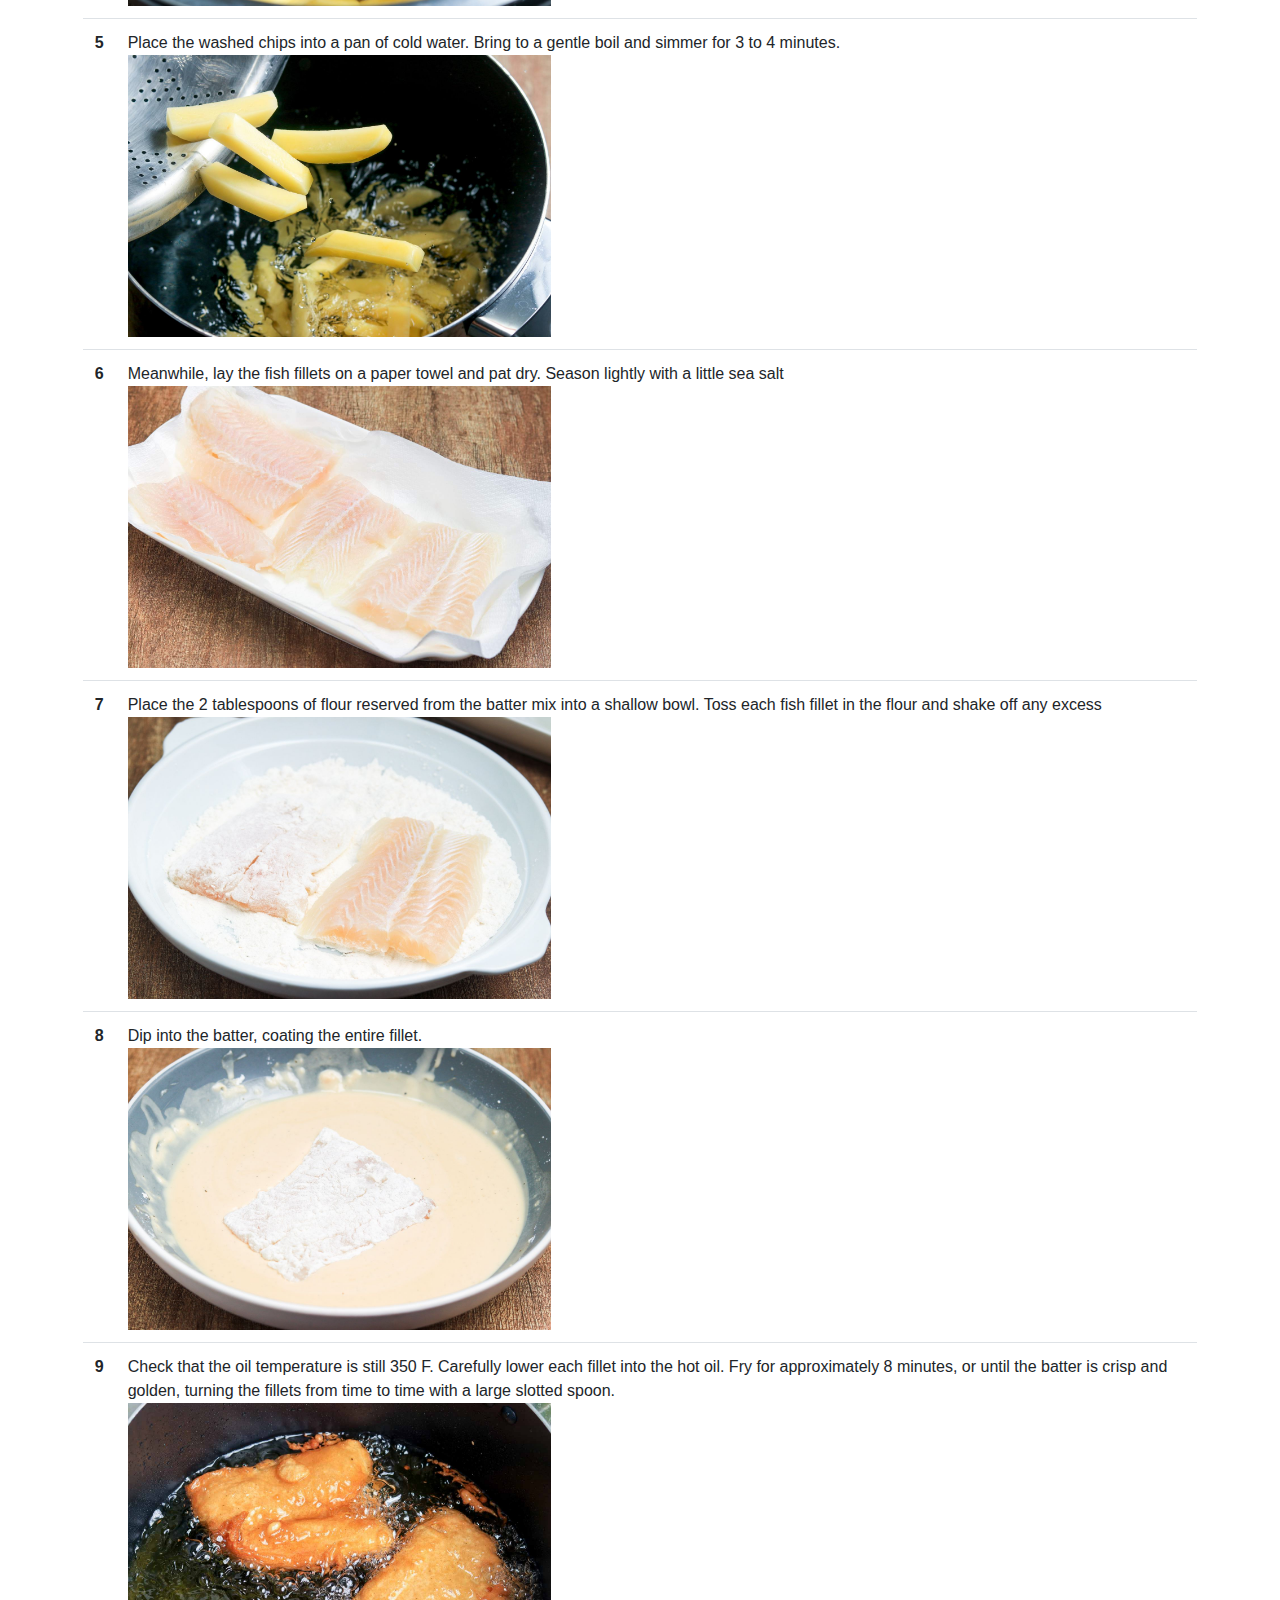
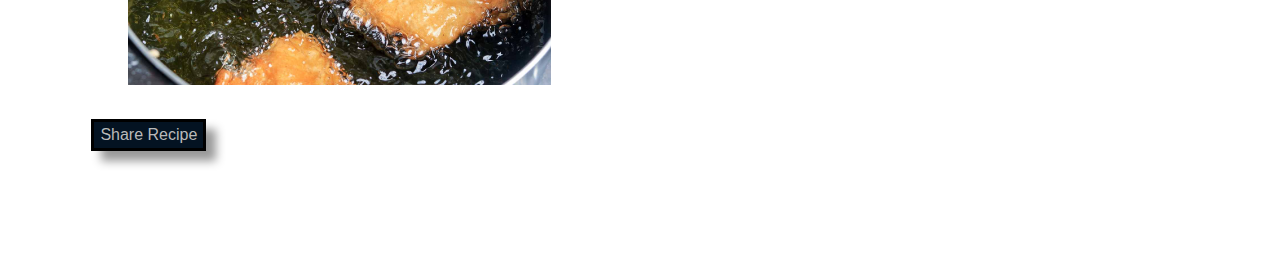
<file: England.html>
<!DOCTYPE html>
<html lang="en">
<head>

    <meta charset="UTF-8">
    <meta http-equiv="X-UA-Compatible" content="IE=edge">
    <meta name="viewport" content="width=device-width, initial-scale=1.0">
    <title>Cookbook-england</title>
    <link rel="stylesheet" href="style.css">
    <link rel="stylesheet" href="https://cdn.jsdelivr.net/npm/bootstrap@4.0.0/dist/css/bootstrap.min.css" integrity="sha384-Gn5384xqQ1aoWXA+058RXPxPg6fy4IWvTNh0E263XmFcJlSAwiGgFAW/dAiS6JXm" crossorigin="anonymous">
  
</head>

<body>
  <div class="england">
     <header>

    <nav class="navbar navbar-expand-lg navbar-light bg-light">
      <a class="navbar-brand" href="#">Group 1's Cookbook</a>
      <button class="navbar-toggler" type="button" data-toggle="collapse" data-target="#navbarNav" aria-controls="navbarNav" aria-expanded="false" aria-label="Toggle navigation">
        <span class="navbar-toggler-icon"></span>
      </button>
      <div class="collapse navbar-collapse" id="navbarNav">
        <ul class="navbar-nav">
          <li class="nav-item active">
            <a class="nav-link" href="index.html">Home <span class="sr-only">(current)</span></a>
          </li>
          <li class="nav-item">
            <a class="nav-link" href="America.html">America</a>
          </li>
          <li class="nav-item">
            <a class="nav-link" href="Germany.html">Germany</a>
          </li>
          <li class="nav-item">
            <a class="nav-link" href="Greece.html">Greece</a>
          </li>
          <li class="nav-item">
            <a class="nav-link" href="Italy.html">Italy</a>
          </li>
          <li class="nav-item">
            <a class="nav-link" href="Spain.html">Spain</a>
          </li>
          <li class="nav-item">
            <a class="nav-link" href="England.html">England</a>
          </li>
          <li class="nav-item">
            <a class="nav-link" href="India.html">India</a>
          </li>
          <li class="nav-item">
            <a class="nav-link" href="China.html">China</a>
          </li>
        </ul>
      </div>
    </nav>
     </header>

    <div class="container">
        <div class="row">
            <div class="col-12 col-lg-15">
                <div class="row">
                    <h1 class = "Title" id="England" >Classic British Fish and Chips </h1>
                </div>
            
                <div class="row">
              
                    <p class="description">
                      <br>
                      Classic fish and chips are a British institution and a national dish that everyone can't help but love. You can buy them from one of the thousands of fish and chip shops all over the country, including the world-famous Harry Ramsden's—or you can make them at home.
                      <br>
                      <br>
                      Use a thick white fish for this recipe; sustainable cod, haddock, or pollock are preferable. The fillets are dipped in a flour batter that includes both dark beer and sparkling water, and the carbonation ensures a light, crispy fried fish. The "chips" are simply freshly cut fried potatoes. Use one pot to fry the chips, then the fish, then the chips again (for that crisp exterior and fluffy interior) to ensure both fish and chips are ready to eat at the same time. Serve with a pint and bring the pub home.

                    </p>
                </div>
                <div class="row">
                    <img class="img-fluid" width='100%\9' heigh='auto'alt="Fish and chips image" src='Fish-and-chips.png'>
                    
                </div>
                <div class="row">
                    <table class="table table-hover table-sm">
                        <thead class="thead-light">
                          <tr>
                            <th scope="col" colspan="2">Ingredients</th>
                          </tr>
                        </thead>
                        <tbody>
                          <tr>
                            <th scope="row">-</th>                          
                            <td>                     
                              7 tablespoons (55 grams) all-purpose flour, divided</td>
                          </tr>
                          <tr>
                            <th scope="row">-</th>
                            <td>7 tablespoons (55 grams) cornstarch</td>
                          </tr>
                          <tr>
                            <th scope="row">-</th>
                            <td>1 teaspoon baking powder</td>
                          </tr>
                          <tr>
                            <th scope="row">-</th>
                            <td>Sea salt, to taste</td>
                          </tr>
                          <tr>
                            <th scope="row">-</th>
                            <td>1 pinch freshly ground black pepper, to taste</td>
                          </tr>
                          <tr>
                            <th scope="row">-</th>
                            <td>1/3 cup dark beer, cold</td>
                          </tr>
                          <tr>
                            <th scope="row">-</th>
                            <td>1/3 cup sparkling water, cold</td>
                          </tr>
                          <tr>
                            <th scope="row">-</th>
                            <td>4 (7-ounce) fish fillets (thick, white fish)</td>
                          </tr>
                          

                        </tbody>
                      </table>
                      <table class="table table-hover">
                        <thead class="thead-light">
                          <tr>
                            <th scope="col" colspan="2">For the Chips:</th>
                          </tr>
                        </thead>
                        <tbody>
                          <tr>
                            <th scope="row">-</th>
                          <td>2 pounds potatoes, peeled</td>
                          </tr>
                          <tr>
                            <th scope="row">-</th>
                            <td>1 quart (1 liter) vegetable oil , or lard, for frying</td>
                          </tr>
                        </tbody>
                      </table>
                      <table class="table table-hover">
                        <thead class="thead-light">
                          <tr>
                            <th scope="col" colspan="2">Steps to Make It</th>
                          </tr>
                        </thead>
                        <tbody>
                          <tr>
                            <th scope="row">1</th>
                            <td>Gather the ingredients.
                              <br>
                              <img class="img-fluid" width='40%\9'alt="Gather the ingredients" src='Gather the ingredients.png'>
                            </td>
                            <hr>
                          </tr>
                          <tr>
                            <th scope="row">2</th>
                            <td>Set aside 2 tablespoons of flour. In a large, root bowl, mix the remaining flour with the cornstarch and baking powder.
                            Season lightly with a tiny pinch of salt and pepper.
                            <br>
                              <img class="img-fluid" width='40%\9'alt="flour" src='flour.png'>
                            </td>
                          </tr>
                          <tr>
                            <th scope="row">3</th>
                            <td>Using a fork to whisk continuously, add the beer and the sparkling water to the flour mixture and continue mixing until you have a thick, smooth batter. Place the batter in the fridge to rest for between 30 minutes and 1 hour.
                              <br>
                              <img class="img-fluid" width='40%\9'alt="Whisk" src='Whisk.png'>
                            </td>
                          </tr>
                          <tr>
                            <th scope="row">4</th>
                            <td>Meanwhile, cut the potatoes into 1-centimeter slices (a little less than 1/2 inch), then slice these into 1-centimeter-wide chips. Place the chips into a colander and rinse under cold running water.<br>
                              <img class="img-fluid"width='40%\9' alt="Whisk" src='4.png'
                            </td>
                          </tr>
                          <th scope="row">5</th>
                            <td>Place the washed chips into a pan of cold water. Bring to a gentle boil and simmer for 3 to 4 minutes.
                              <img class="img-fluid" width='40%\9'alt="cut potatoes" src='5.png'>
                            </tr>
                            
                          <th scope="row">6</th>
                            <td>Meanwhile, lay the fish fillets on a paper towel and pat dry. Season lightly with a little sea salt
                              <img class="img-fluid" width='40%\9'alt="fish fillets" src='6.png'>
                            </tr>
                          
                          <th scope="row">7</th>
                            <td>Place the 2 tablespoons of flour reserved from the batter mix into a shallow bowl. Toss each fish fillet in the flour and shake off any excess
                              <br>
                              <img class="img-fluid"width='40%\9'alt="shallow bowl" src='7.png'>
                            </tr>
                            <th scope="row">8</th>
                            <td>Dip into the batter, coating the entire fillet.
                              <br>
                              <img class="img-fluid" width='40%\9'alt="Dip into the batter" src='8.png'>
                            </tr>
                            <th scope="row">9</th>
                            <td>Check that the oil temperature is still 350 F. Carefully lower each fillet into the hot oil. Fry for approximately 8 minutes, or until the batter is crisp and golden, turning the fillets from time to time with a large slotted spoon.
                              <br>
                              <img class="img-fluid" width='40%\9'alt="fillet into the hot oil" src='9.png'>
                            </tr>
                        </tbody>

                      </table>
                </div>
                <button onclick="showAlert()">Share Recipe</button>
            </div>
            <div class="col-md-2">
          
        </div>
        <div class="row">
            <div class="col-12 col-md-6">
                <div class="row">
                </div>
                <div class="row">
                </div>
                <div class="row">
                </div>
                <div class="row">
                </div>
            </div>
            <div class="col-12 col-md-6">
                <div class="row">
                </div>
                <div class="row">
                </div>
                <div class="row">
                </div>
                <div class="row">
                </div>                
            </div>
        </div>
        <div class="row">
            <div class="col-12 col-md-6">
                <div class="row">
                </div>
                <div class="row">
                </div>
                <div class="row">
                </div>
                <div class="row">
                </div>
            </div>
            <div class="col-12 col-md-6">
                <div class="row">
                </div>
                <div class="row">
                </div>
                <div class="row">
                </div>
                <div class="row">
                </div>                
            </div>
        </div>
        <div class="row">
            <div class="col-12 col-md-6">
                <div class="row">
                </div>
                <div class="row">
                </div>
                <div class="row">
                </div>
                <div class="row">
                </div>
            </div>
            <div class="col-12 col-md-6">
                <div class="row">
                </div>
                <div class="row">
                </div>
                <div class="row">
                </div>
                <div class="row">
                </div>                
            </div>
        </div>
    </div>
    </div>
  </div>
  <script src="app.js"></script>
</body>

</html>
</file>
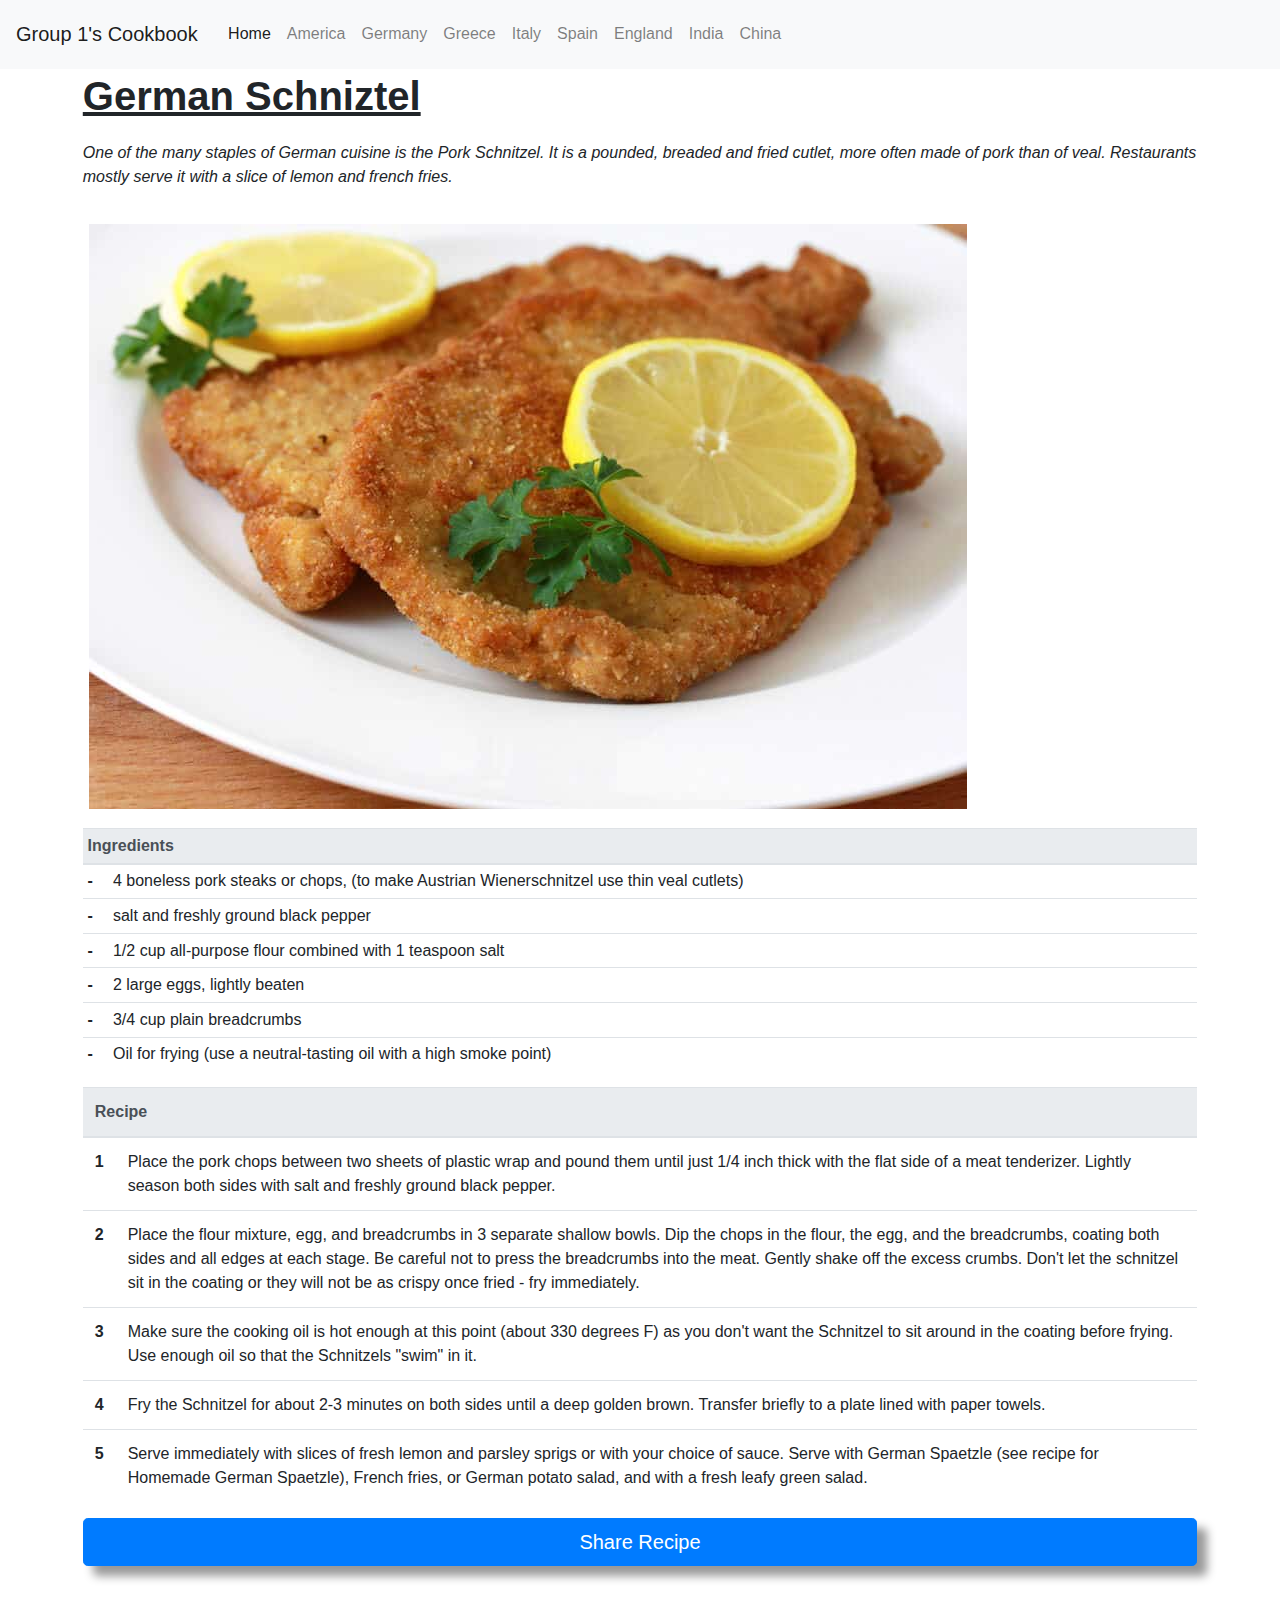
<file: Germany.html>
<!doctype html>
<html lang="en">
  <head>
    <meta charset="utf-8">
    <meta name="viewport" content="width=device-width, initial-scale=1">

    <title>
        Cookbook
    </title>
    <link rel="stylesheet" href="style.css">
    <link rel="stylesheet" href="https://cdn.jsdelivr.net/npm/bootstrap@4.0.0/dist/css/bootstrap.min.css" integrity="sha384-Gn5384xqQ1aoWXA+058RXPxPg6fy4IWvTNh0E263XmFcJlSAwiGgFAW/dAiS6JXm" crossorigin="anonymous">
   </head>
   <div class="Germany">
   <header>
    <nav class="navbar navbar-expand-lg navbar-light bg-light fixed-top">
      <a class="navbar-brand" href="index.html">Group 1's Cookbook</a>
      <button class="navbar-toggler" type="button" data-toggle="collapse" data-target="#navbarNav" aria-controls="navbarNav" aria-expanded="false" aria-label="Toggle navigation">
        <span class="navbar-toggler-icon"></span>
      </button>
      <div class="collapse navbar-collapse" id="navbarNav">
        <ul class="navbar-nav">
          <li class="nav-item active">
            <a class="nav-link" href="index.html">Home <span class="sr-only">(current)</span></a>
          </li>
          <li class="nav-item">
            <a class="nav-link" href="America.html">America</a>
          </li>
          <li class="nav-item">
            <a class="nav-link" href="Germany.html">Germany</a>
          </li>
          <li class="nav-item">
            <a class="nav-link" href="Greece.html">Greece</a>
          </li>
          <li class="nav-item">
            <a class="nav-link" href="Italy.html">Italy</a>
          </li>
          <li class="nav-item">
            <a class="nav-link" href="Spain.html">Spain</a>
          </li>
          <li class="nav-item">
            <a class="nav-link" href="England.html">England</a>
          </li>
          <li class="nav-item">
            <a class="nav-link" href="India.html">India</a>
          </li>
          <li class="nav-item">
            <a class="nav-link" href="China.html">China</a>
          </li>
        </ul>
      </div>
    </nav>
   </header>

   <body>
    <div class="container">
        <div class="row">
            <div class="col">
                <div class="row">
                  <h1 class="Title">German Schniztel</h1>
                </div>
                <div class="row">
                  <p class="description">
                    One of the many staples of German cuisine is the Pork Schnitzel.  It is a pounded, breaded and fried cutlet, more often made of pork than of veal. Restaurants mostly serve it with a slice of lemon and french fries.
                  </p>
                </div>
                <div class="row">
                  <div class="hover">
                    <img title="German Schnitzel" class="img-fluid" alt="Responsive image" src="Schnitzel.jpg">
                    <div class="overlay">German Schnitzel</div>
                  </div>
                </div>
                <div class="row">
                  <table class="table table-hover table-sm">
                    <thead class="thead-light">
                      <tr>
                        <th scope="col" colspan="2">Ingredients</th>
                      </tr>
                    </thead>
                    <tbody>
                      <tr>
                        <th scope="row">-</th>
                        <td>4 boneless pork steaks or chops, (to make Austrian Wienerschnitzel use thin veal cutlets)</td>
                      </tr>
                      <tr>
                        <th scope="row">-</th>
                        <td>salt and freshly ground black pepper</td>
                      </tr>
                      <tr>
                        <th scope="row">-</th>
                        <td>1/2 cup all-purpose flour combined with 1 teaspoon salt</td>
                      </tr>
                      <tr>
                        <th scope="row">-</th>
                        <td>2 large eggs, lightly beaten</td>
                      </tr>
                      <tr>
                        <th scope="row">-</th>
                        <td>3/4 cup plain breadcrumbs</td>
                      </tr>
                      <tr>
                        <th scope="row">-</th>
                        <td>Oil for frying (use a neutral-tasting oil with a high smoke point)</td>
                      </tr>
                    </tbody>
                  </table>
                  <table class="table table-hover">
                    <thead class="thead-light">
                      <tr>
                        <th scope="col" colspan="2">Recipe</th>
                      </tr>
                    </thead>
                    <tbody>
                      <tr>
                        <th scope="row">1</th>
                        <td>Place the pork chops between two sheets of plastic wrap and pound them until just 1/4 inch thick with the flat side of a meat tenderizer. Lightly season both sides with salt and freshly ground black pepper.</td>
                      </tr>
                      <tr>
                        <th scope="row">2</th>
                        <td>Place the flour mixture, egg, and breadcrumbs in 3 separate shallow bowls. Dip the chops in the flour, the egg, and the breadcrumbs, coating both sides and all edges at each stage. Be careful not to press the breadcrumbs into the meat. Gently shake off the excess crumbs. Don't let the schnitzel sit in the coating or they will not be as crispy once fried - fry immediately.</td>
                      </tr>
                      <tr>
                        <th scope="row">3</th>
                        <td>Make sure the cooking oil is hot enough at this point (about 330 degrees F) as you don't want the Schnitzel to sit around in the coating before frying. Use enough oil so that the Schnitzels "swim" in it.</td>
                      </tr>
                      <tr>
                        <th scope="row">4</th>
                        <td>Fry the Schnitzel for about 2-3 minutes on both sides until a deep golden brown. Transfer briefly to a plate lined with paper towels.</td>
                      </tr>
                      <tr>
                        <th scope="row">5</th>
                        <td>Serve immediately with slices of fresh lemon and parsley sprigs or with your choice of sauce. Serve with German Spaetzle (see recipe for Homemade German Spaetzle), French fries, or German potato salad, and with a fresh leafy green salad.</td>
                      </tr>
                    </tbody>
                  </table>
                  <!-- Button trigger modal -->
                <button type="button" class="btn btn-primary btn-lg btn-block" data-toggle="modal" data-target="#exampleModalCenter">
                  Share Recipe
                </button>

                <!-- Modal -->
                <div class="modal fade" id="exampleModalCenter" tabindex="-1" role="dialog" aria-labelledby="exampleModalCenterTitle" aria-hidden="true">
                  <div class="modal-dialog modal-dialog-centered" role="document">
                    <div class="modal-content">
                      <div class="modal-header">
                        <h5 class="modal-title" id="exampleModalLongTitle">Share Recipe</h5>
                        <button type="button" class="close" data-dismiss="modal" aria-label="Close">
                          <span aria-hidden="true">&times;</span>
                        </button>
                      </div>
                    <div class="modal-body">
                      Germany.html
                    </div>
                    <div class="modal-footer">
                      <button type="button" class="btn btn-secondary" data-dismiss="modal">Close</button>
                    </div>
                  </div>
                </div>
              </div>
            </div>
          </div>
        </div>
    </div>
    <script src="https://code.jquery.com/jquery-3.2.1.slim.min.js" integrity="sha384-KJ3o2DKtIkvYIK3UENzmM7KCkRr/rE9/Qpg6aAZGJwFDMVNA/GpGFF93hXpG5KkN" crossorigin="anonymous"></script>
    <script src="https://cdn.jsdelivr.net/npm/popper.js@1.12.9/dist/umd/popper.min.js" integrity="sha384-ApNbgh9B+Y1QKtv3Rn7W3mgPxhU9K/ScQsAP7hUibX39j7fakFPskvXusvfa0b4Q" crossorigin="anonymous"></script>
    <script src="https://cdn.jsdelivr.net/npm/bootstrap@4.0.0/dist/js/bootstrap.min.js" integrity="sha384-JZR6Spejh4U02d8jOt6vLEHfe/JQGiRRSQQxSfFWpi1MquVdAyjUar5+76PVCmYl" crossorigin="anonymous"></script>
  </body>
</div>
</html>
</file>
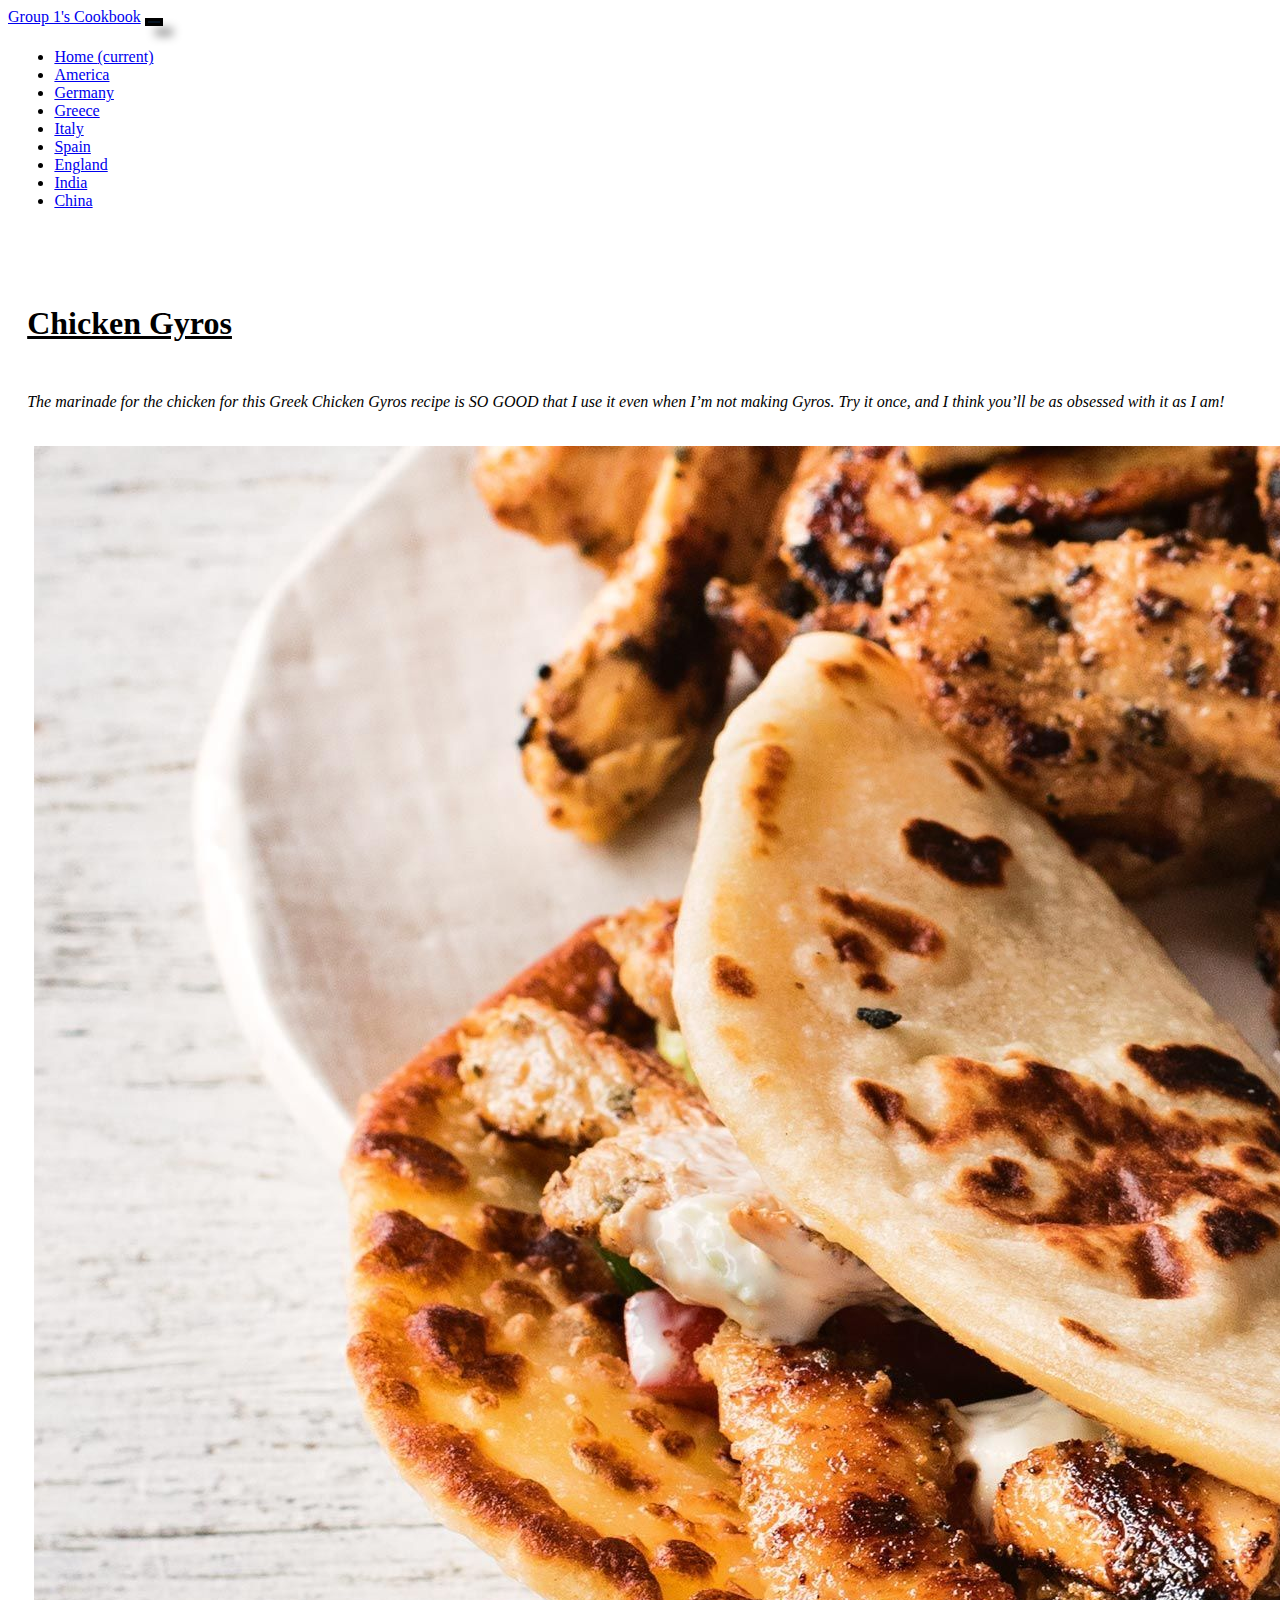
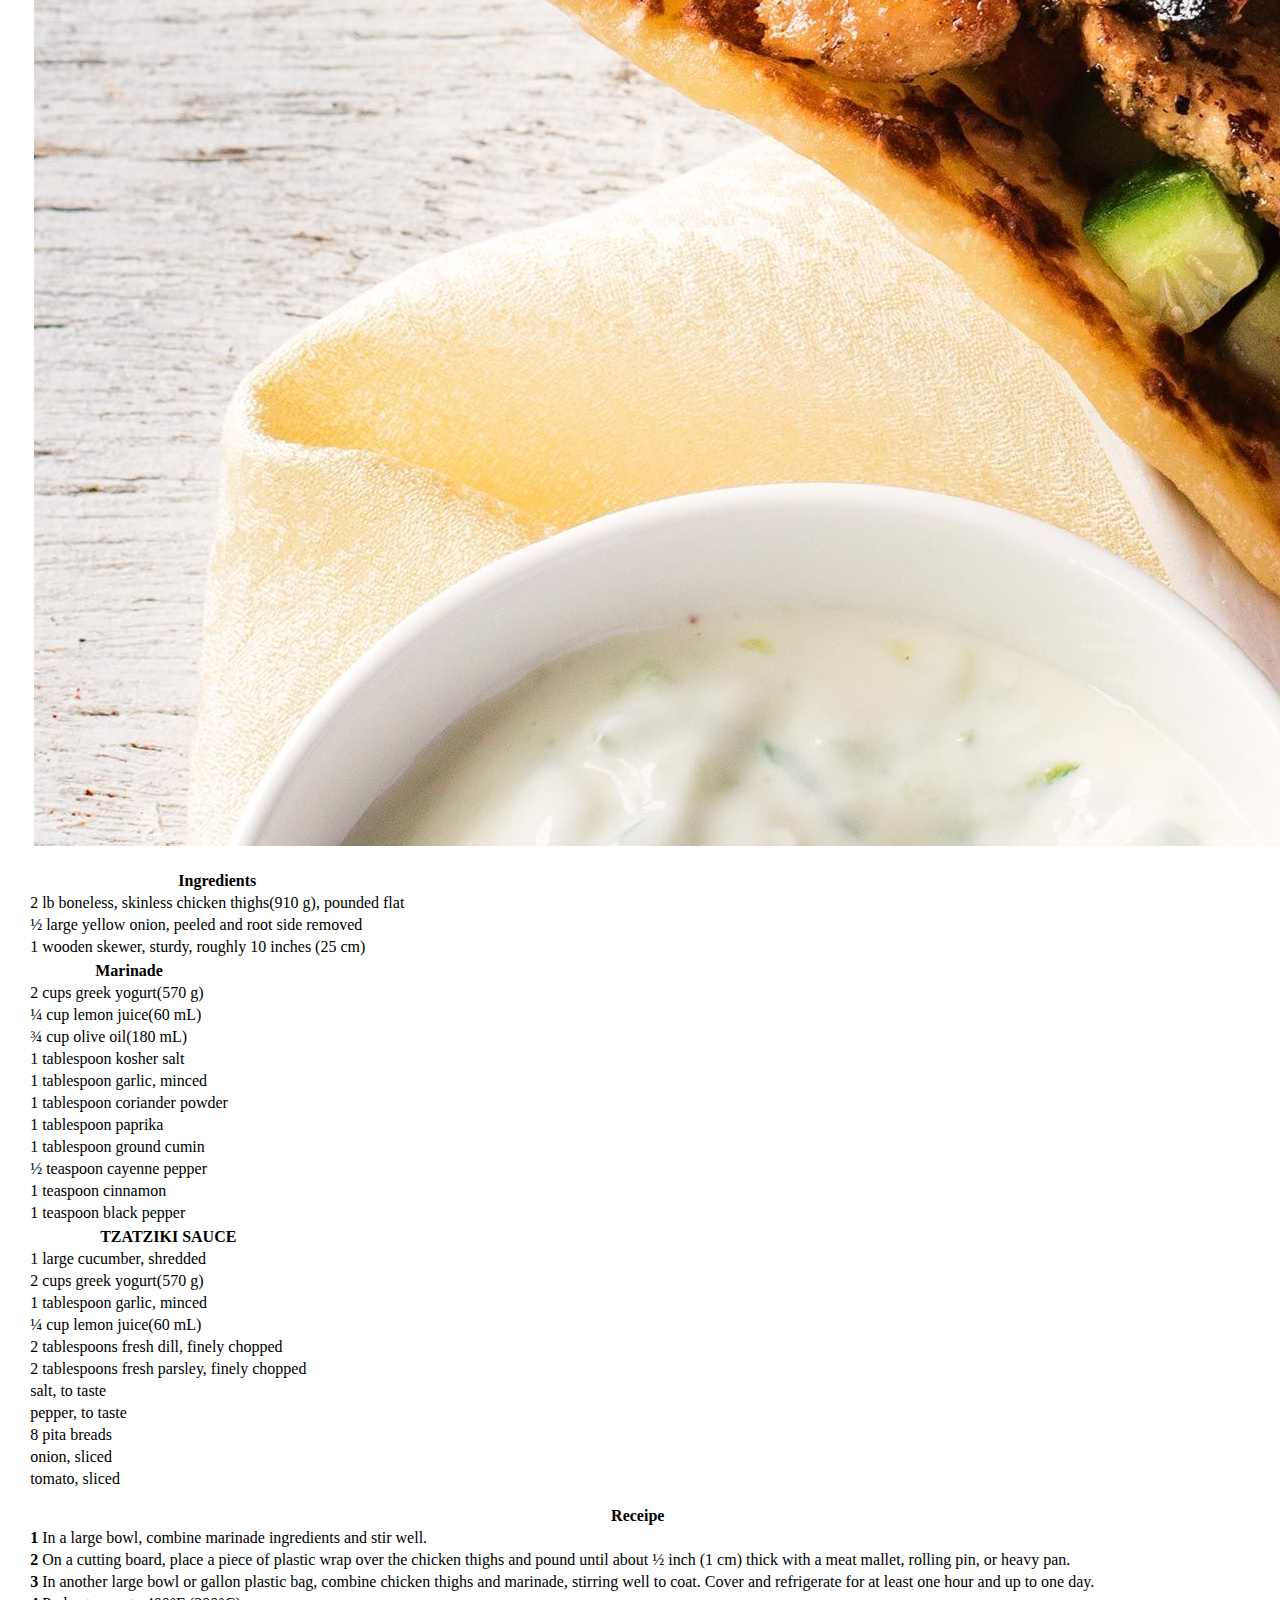
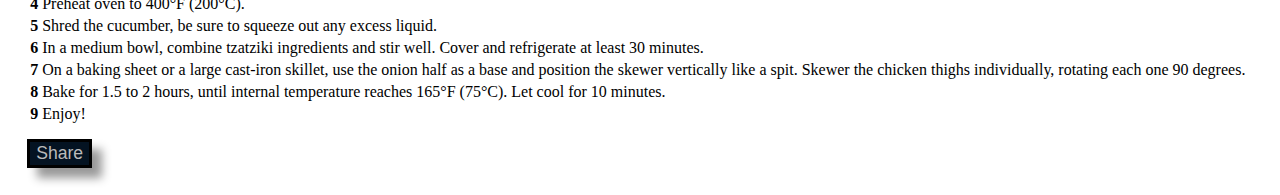
<file: Greece.html>
<!doctype html>
<html lang="en">

<head>
  <meta charset="utf-8">
  <meta name="viewport" content="width=device-width, initial-scale=1">

  <title>
    Cookbook - Greece
  </title>
  <link rel="stylesheet" href="style.css">
  <link rel="stylesheet" href="https://cdn.jsdelivr.net/npm/bootstrap@4.1.3/dist/css/bootstrap.min.css"
    integrity="sha384-MCw98/SFnGE8fJT3GXwEOngsV7Zt27NXFoaoApmYm81iuXoPkFOJwJ8ERdknLPMO" crossorigin="anonymous">
</head>

<header>

  <nav class="navbar navbar-expand-lg navbar-light bg-light">
    <a class="navbar-brand" href="index.html">Group 1's Cookbook</a>
    <button class="navbar-toggler" type="button" data-toggle="collapse" data-target="#navbarNav"
      aria-controls="navbarNav" aria-expanded="false" aria-label="Toggle navigation">
      <span class="navbar-toggler-icon"></span>
    </button>
    <div class="collapse navbar-collapse" id="navbarNav">
      <ul class="navbar-nav">
        <li class="nav-item active">
          <a class="nav-link" href="index.html">Home <span class="sr-only">(current)</span></a>
        </li>
        <li class="nav-item">
          <a class="nav-link" href="America.html">America</a>
        </li>
        <li class="nav-item">
          <a class="nav-link" href="Germany.html">Germany</a>
        </li>
        <li class="nav-item">
          <a class="nav-link" href="Greece.html">Greece</a>
        </li>
        <li class="nav-item">
          <a class="nav-link" href="Italy.html">Italy</a>
        </li>
        <li class="nav-item">
          <a class="nav-link" href="Spain.html">Spain</a>
        </li>
        <li class="nav-item">
          <a class="nav-link" href="England.html">England</a>
        </li>
        <li class="nav-item">
          <a class="nav-link" href="India.html">India</a>
        </li>
        <li class="nav-item">
          <a class="nav-link" href="China.html">China</a>
        </li>
      </ul>
    </div>
  </nav>

</header>

<body>
  <div class="container">
    <div class="row-fluid">
      <div class="row">
        <h1 class="Title">Chicken Gyros</h1>
      </div>
      <div class="row">
        <p class="description">The marinade for the chicken for this Greek Chicken Gyros recipe is SO GOOD that I use it even when I’m not
          making Gyros. Try it once, and I think you’ll be as obsessed with it as I am!</p>
      </div>
      <div class="row">
        <div class="imgshake">
          <img class="img-fluid rounded mx-auto pb-3 w-100" src="gyros.jpeg">
        </div>
      </div>
      <div class="row">
        <table class="table table-hover">
          <thead class="thead-dark">
            <tr>
              <th scope="col" colspan="2">Ingredients</th>
            </tr>
          </thead>
          <tbody>
            <tr>
              <td>2 lb boneless, skinless chicken thighs(910 g), pounded flat</td>
            </tr>
            <tr>
              <td>½ large yellow onion, peeled and root side removed</td>
            </tr>
            <tr>
              <td>1 wooden skewer, sturdy, roughly 10 inches (25 cm)</td>
            </tr>
          </tbody>
        </table>
        <table class="table table-hover">
          <thead class="thead-dark">
            <tr>
              <th scope="col" colspan="2">Marinade</th>
            </tr>
          </thead>
          <tbody>
            <tr>
              <td>2 cups greek yogurt(570 g)</td>
            </tr>
            <tr>
              <td>¼ cup lemon juice(60 mL)</td>
            </tr>
            <tr>
              <td>¾ cup olive oil(180 mL)</td>
            </tr>
            <tr>
              <td>1 tablespoon kosher salt</td>
            </tr>
            <tr>
              <td>1 tablespoon garlic, minced</td>
            </tr>
            <tr>
              <td>1 tablespoon coriander powder</td>
            </tr>
            <tr>
              <td>1 tablespoon paprika</td>
            </tr>
            <tr>
              <td>1 tablespoon ground cumin</td>
            </tr>
            <tr>
              <td>½ teaspoon cayenne pepper</td>
            </tr>
            <tr>
              <td>1 teaspoon cinnamon</td>
            </tr>
            <tr>
              <td>1 teaspoon black pepper</td>
            </tr>
          </tbody>
        </table>
        <table class="table table-hover">
          <thead class="thead-dark">
            <tr>
              <th scope="col" colspan="2">TZATZIKI SAUCE</th>
            </tr>
          </thead>
          <tbody>
            <tr>
              <td>1 large cucumber, shredded</td>
            </tr>
            <tr>
              <td>2 cups greek yogurt(570 g)</td>
            </tr>
            <tr>
              <td>1 tablespoon garlic, minced</td>
            </tr>
            <tr>
              <td>¼ cup lemon juice(60 mL)</td>
            </tr>
            <tr>
              <td>2 tablespoons fresh dill, finely chopped</td>
            </tr>
            <tr>
              <td>2 tablespoons fresh parsley, finely chopped</td>
            </tr>
            <tr>
              <td>salt, to taste</td>
            </tr>
            <tr>
              <td>pepper, to taste</td>
            </tr>
            <tr>
              <td>8 pita breads</td>
            </tr>
            <tr>
              <td>onion, sliced</td>
            </tr>
            <tr>
              <td>tomato, sliced</td>
            </tr>
          </tbody>
        </table>
      </div>
      <div class="row">
        <table class="table table-hover">
          <thead class="thead-dark">
            <tr>
              <th scope="col" colspan="2">Receipe</th>
            </tr>
          </thead>
          <tbody>
            <tr>
              <th scope="row">1</th>
              <td>In a large bowl, combine marinade ingredients and stir well.</td>
            </tr>
            <tr>
              <th scope="row">2</th>
              <td>On a cutting board, place a piece of plastic wrap over the chicken thighs and pound until about ½ inch
                (1 cm) thick with a meat mallet, rolling pin, or heavy pan.</td>
            </tr>
            <tr>
              <th scope="row">3</th>
              <td>In another large bowl or gallon plastic bag, combine chicken thighs and marinade, stirring well to
                coat. Cover and refrigerate for at least one hour and up to one day.</td>
            </tr>
            <tr>
              <th scope="row">4</th>
              <td>Preheat oven to 400°F (200°C).</td>
            </tr>
            <tr>
              <th scope="row">5</th>
              <td>Shred the cucumber, be sure to squeeze out any excess liquid.</td>
            </tr>
            <tr>
              <th scope="row">6</th>
              <td>In a medium bowl, combine tzatziki ingredients and stir well. Cover and refrigerate at least 30
                minutes.</td>
            </tr>
            <tr>
              <th scope="row">7</th>
              <td>On a baking sheet or a large cast-iron skillet, use the onion half as a base and position the skewer
                vertically like a spit. Skewer the chicken thighs individually, rotating each one 90 degrees.</td>
            </tr>
            <tr>
              <th scope="row">8</th>
              <td>Bake for 1.5 to 2 hours, until internal temperature reaches 165°F (75°C). Let cool for 10 minutes.
              </td>
            </tr>
            <tr>
              <th scope="row">9</th>
              <td>Enjoy!</td>
            </tr>
          </tbody>
        </table>
      </div>
      <div class="row">
        <script>
          function myFunction() {
            alert("Gyros is the same as Döner!")
          }
        </script>
        <button type="button" onclick="myFunction()" class="btn btn-dark">Share</button>
      </div>
    </div>
  </div>

  <script src="https://code.jquery.com/jquery-3.3.1.slim.min.js"
    integrity="sha384-q8i/X+965DzO0rT7abK41JStQIAqVgRVzpbzo5smXKp4YfRvH+8abtTE1Pi6jizo"
    crossorigin="anonymous"></script>
  <script src="https://cdn.jsdelivr.net/npm/popper.js@1.14.3/dist/umd/popper.min.js"
    integrity="sha384-ZMP7rVo3mIykV+2+9J3UJ46jBk0WLaUAdn689aCwoqbBJiSnjAK/l8WvCWPIPm49"
    crossorigin="anonymous"></script>
  <script src="https://cdn.jsdelivr.net/npm/bootstrap@4.1.3/dist/js/bootstrap.min.js"
    integrity="sha384-ChfqqxuZUCnJSK3+MXmPNIyE6ZbWh2IMqE241rYiqJxyMiZ6OW/JmZQ5stwEULTy"
    crossorigin="anonymous"></script>
</body>

</html>
</file>
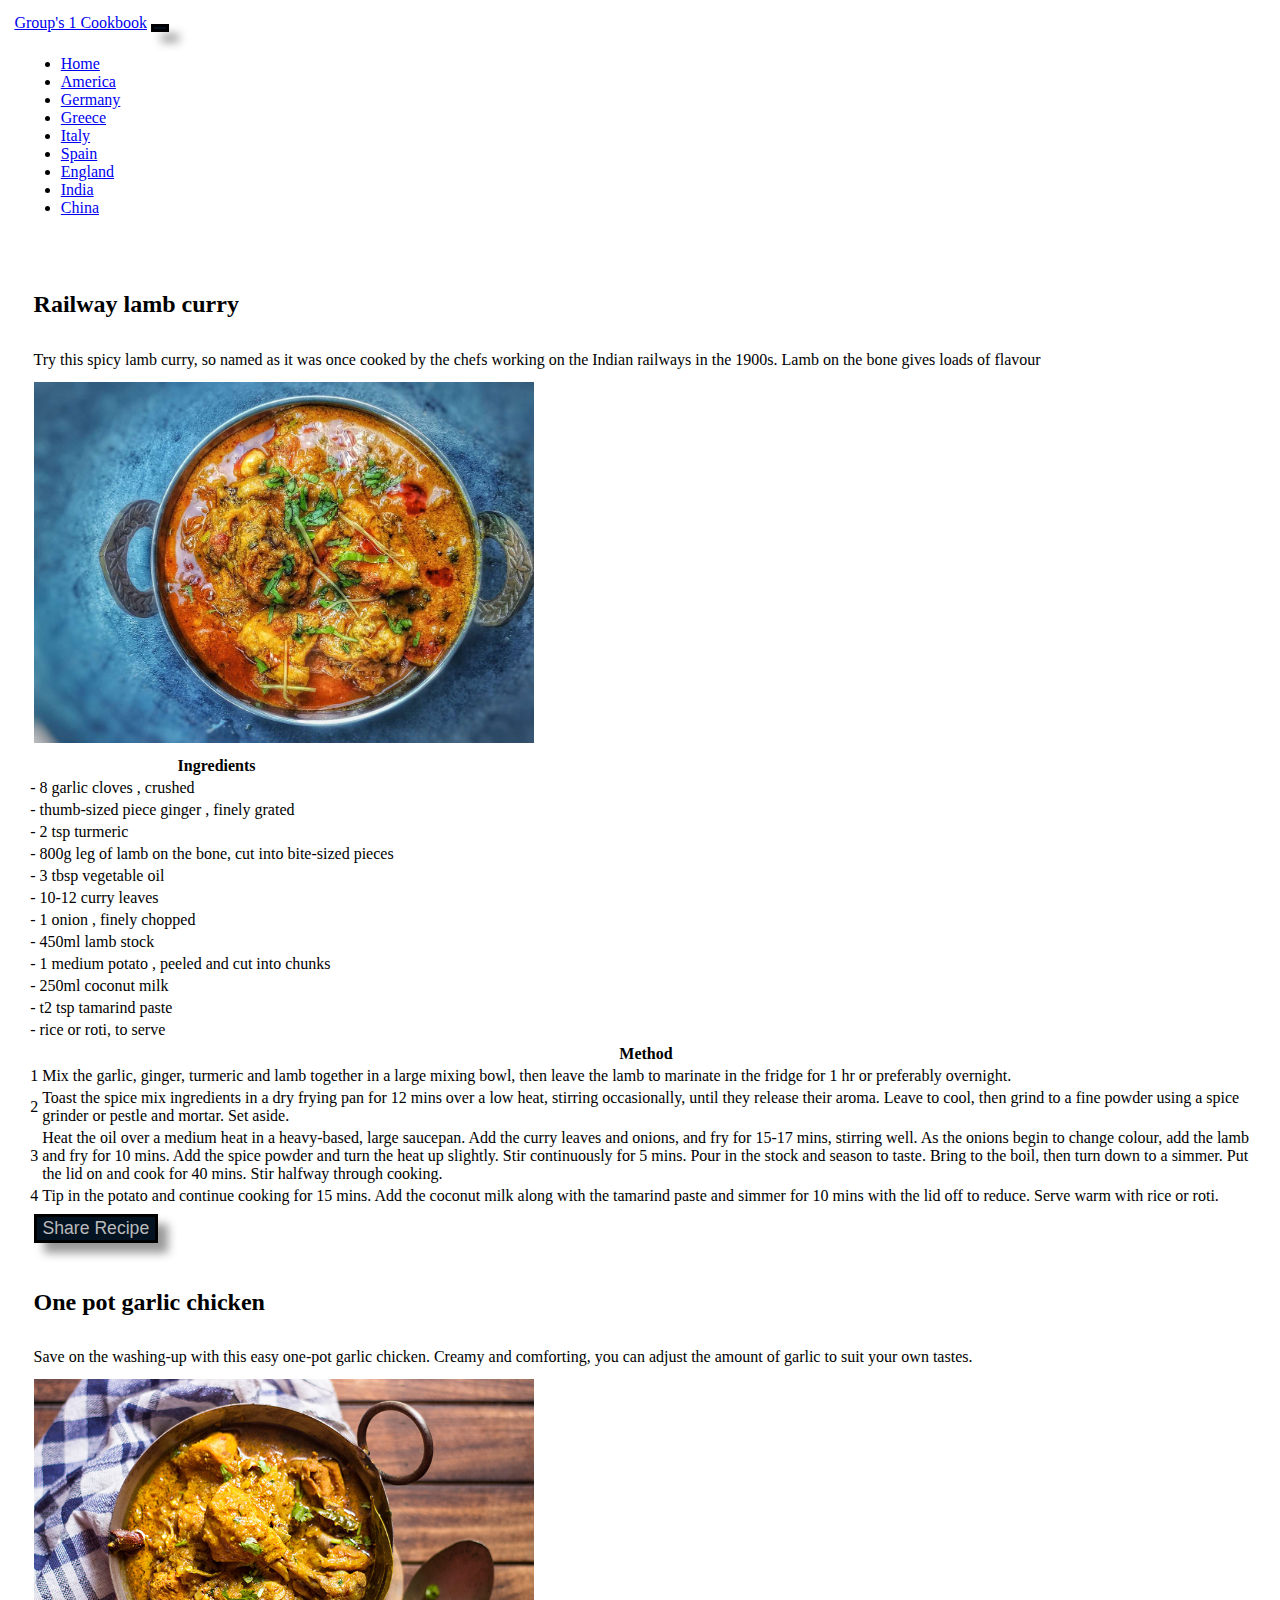
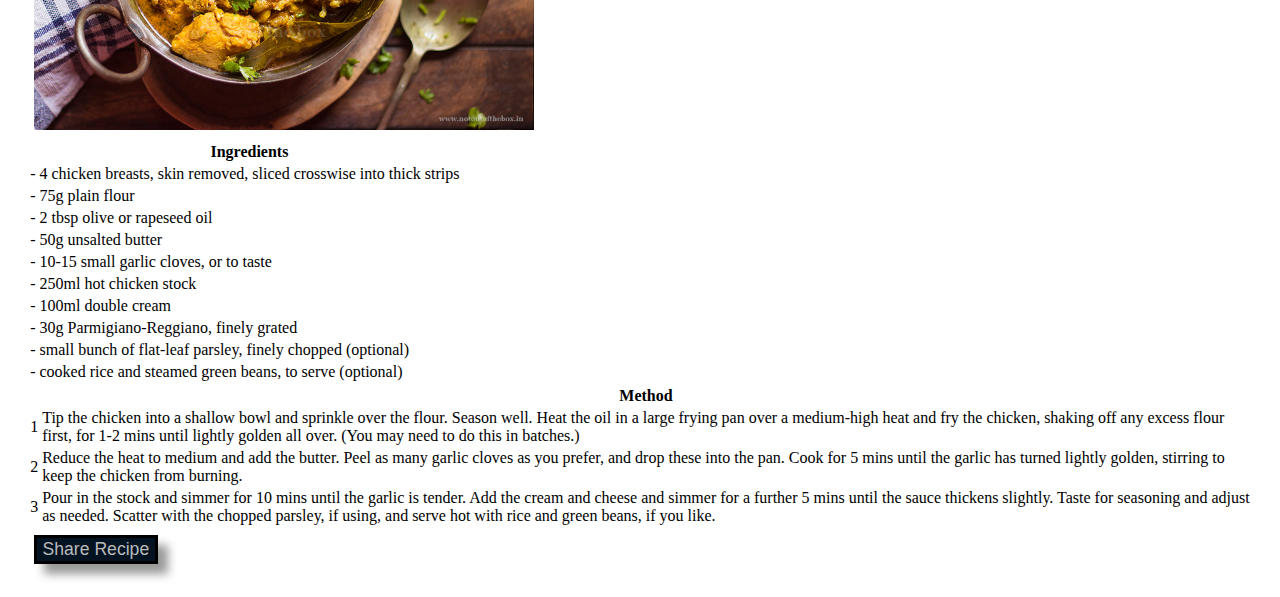
<file: India.html>
<!DOCTYPE html>
<html lang="en">
  <head>
    <meta charset="UTF-8" />
    <meta http-equiv="X-UA-Compatible" content="IE=edge" />
    <meta name="viewport" content="width=device-width, initial-scale=1.0" />
    <link rel="stylesheet" href="style.css" />
    <link
      href="https://cdn.jsdelivr.net/npm/bootstrap@5.2.2/dist/css/bootstrap.min.css"
      rel="stylesheet"
      integrity="sha384-Zenh87qX5JnK2Jl0vWa8Ck2rdkQ2Bzep5IDxbcnCeuOxjzrPF/et3URy9Bv1WTRi"
      crossorigin="anonymous"
    />
    <script
      src="https://cdn.jsdelivr.net/npm/bootstrap@5.2.2/dist/js/bootstrap.bundle.min.js"
      integrity="sha384-OERcA2EqjJCMA+/3y+gxIOqMEjwtxJY7qPCqsdltbNJuaOe923+mo//f6V8Qbsw3"
      crossorigin="anonymous"
    ></script>
    <title>India</title>
  </head>
  <body>
    <nav class="navbar navbar-expand-lg bg-light">
      <div class="container-fluid">
        <a class="navbar-brand" href="#">Group's 1 Cookbook</a>
        <button
          class="navbar-toggler"
          type="button"
          data-bs-toggle="collapse"
          data-bs-target="#navbarNav"
          aria-controls="navbarNav"
          aria-expanded="false"
          aria-label="Toggle navigation"
        >
          <span class="navbar-toggler-icon"></span>
        </button>
        <div class="collapse navbar-collapse" id="navbarNav">
          <ul class="navbar-nav">
            <li class="nav-item">
              <a class="nav-link" aria-current="page" href="index.html">Home</a>
            </li>
            <li class="nav-item">
              <a class="nav-link" href="America.html">America</a>
            </li>
            <li class="nav-item">
              <a class="nav-link" href="Germany.html">Germany</a>
            </li>
            <li class="nav-item">
              <a class="nav-link" href="Greece.html">Greece</a>
            </li>
            <li class="nav-item">
              <a class="nav-link" href="Italy.html">Italy</a>
            </li>
            <li class="nav-item">
              <a class="nav-link" href="Spain.html">Spain</a>
            </li>
            <li class="nav-item">
              <a class="nav-link" href="England.html">England</a>
            </li>
            <li class="nav-item">
              <a class="nav-link active" href="#">India</a>
            </li>
            <li class="nav-item">
              <a class="nav-link" href="China.html">China</a>
            </li>
          </ul>
        </div>
      </div>
    </nav>

    <div class="container">
      <div class="row">
        <!-- First recipe -->
        <div class="col-6">
          <div class="i-title"><h2>Railway lamb curry</h2></div>
          <div class="i-description">
            Try this spicy lamb curry, so named as it was once cooked by the
            chefs working on the Indian railways in the 1900s. Lamb on the bone
            gives loads of flavour
          </div>
          <div><img src="Railway-Lamb-Curry.jpg" alt="" width="500" /></div>
          <!-- Ingriends table -->
          <table class="table table-hover">
            <thead>
              <tr>
                <th scope="col"></th>
                <th scope="col">Ingredients</th>
              </tr>
            </thead>
            <tbody>
              <tr>
                <td>-</td>
                <td>8 garlic cloves , crushed</td>
              </tr>
              <tr>
                <td>-</td>
                <td>thumb-sized piece ginger , finely grated</td>
              </tr>
              <tr>
                <td>-</td>
                <td>2 tsp turmeric</td>
              </tr>
              <tr>
                <td>-</td>
                <td>
                  800g leg of lamb on the bone, cut into bite-sized pieces
                </td>
              </tr>
              <tr>
                <td>-</td>
                <td>3 tbsp vegetable oil</td>
              </tr>
              <tr>
                <td>-</td>
                <td>10-12 curry leaves</td>
              </tr>
              <tr>
                <td>-</td>
                <td>1 onion , finely chopped</td>
              </tr>
              <tr>
                <td>-</td>
                <td>450ml lamb stock</td>
              </tr>
              <tr>
                <td>-</td>
                <td>1 medium potato , peeled and cut into chunks</td>
              </tr>
              <tr>
                <td>-</td>
                <td>250ml coconut milk</td>
              </tr>
              <tr>
                <td>-</td>
                <td>t2 tsp tamarind paste</td>
              </tr>
              <tr>
                <td>-</td>
                <td>rice or roti, to serve</td>
              </tr>
            </tbody>
          </table>

          <!-- Method table -->
          <table class="table table-hover">
            <thead>
              <tr>
                <th scope="col"></th>
                <th scope="col">Method</th>
              </tr>
            </thead>
            <tbody>
              <tr>
                <td>1</td>
                <td>
                  Mix the garlic, ginger, turmeric and lamb together in a large
                  mixing bowl, then leave the lamb to marinate in the fridge for
                  1 hr or preferably overnight.
                </td>
              </tr>
              <tr>
                <td>2</td>
                <td>
                  Toast the spice mix ingredients in a dry frying pan for 12
                  mins over a low heat, stirring occasionally, until they
                  release their aroma. Leave to cool, then grind to a fine
                  powder using a spice grinder or pestle and mortar. Set aside.
                </td>
              </tr>
              <tr>
                <td>3</td>
                <td>
                  Heat the oil over a medium heat in a heavy-based, large
                  saucepan. Add the curry leaves and onions, and fry for 15-17
                  mins, stirring well. As the onions begin to change colour, add
                  the lamb and fry for 10 mins. Add the spice powder and turn
                  the heat up slightly. Stir continuously for 5 mins. Pour in
                  the stock and season to taste. Bring to the boil, then turn
                  down to a simmer. Put the lid on and cook for 40 mins. Stir
                  halfway through cooking.
                </td>
              </tr>
              <tr>
                <td>4</td>
                <td>
                  Tip in the potato and continue cooking for 15 mins. Add the
                  coconut milk along with the tamarind paste and simmer for 10
                  mins with the lid off to reduce. Serve warm with rice or roti.
                </td>
              </tr>
            </tbody>
          </table>
          <div class="d-grid gap-2">
            <button class="btn btn-primary button" type="button">
              Share Recipe
            </button>
          </div>
        </div>

        <!-- Second recipe -->
        <div class="col-6">
          <div class="i-title"><h2>One pot garlic chicken</h2></div>
          <div class="i-description">
            Save on the washing-up with this easy one-pot garlic chicken. Creamy
            and comforting, you can adjust the amount of garlic to suit your own
            tastes.
          </div>
          <div><img src="garlicChicken.jpg" alt="" width="500" /></div>
          <!-- Ingriends table -->
          <table class="table table-hover">
            <thead>
              <tr>
                <th scope="col"></th>
                <th scope="col">Ingredients</th>
              </tr>
            </thead>
            <tbody>
              <tr>
                <td>-</td>
                <td>
                  4 chicken breasts, skin removed, sliced crosswise into thick
                  strips
                </td>
              </tr>
              <tr>
                <td>-</td>
                <td>75g plain flour</td>
              </tr>
              <tr>
                <td>-</td>
                <td>2 tbsp olive or rapeseed oil</td>
              </tr>
              <tr>
                <td>-</td>
                <td>50g unsalted butter</td>
              </tr>
              <tr>
                <td>-</td>
                <td>10-15 small garlic cloves, or to taste</td>
              </tr>
              <tr>
                <td>-</td>
                <td>250ml hot chicken stock</td>
              </tr>
              <tr>
                <td>-</td>
                <td>100ml double cream</td>
              </tr>
              <tr>
                <td>-</td>
                <td>30g Parmigiano-Reggiano, finely grated</td>
              </tr>
              <tr>
                <td>-</td>
                <td>
                  small bunch of flat-leaf parsley, finely chopped (optional)
                </td>
              </tr>
              <tr>
                <td>-</td>
                <td>
                  cooked rice and steamed green beans, to serve (optional)
                </td>
              </tr>
            </tbody>
          </table>

          <!-- Method table -->
          <table class="table table-hover">
            <thead>
              <tr>
                <th scope="col"></th>
                <th scope="col">Method</th>
              </tr>
            </thead>
            <tbody>
              <tr>
                <td>1</td>
                <td>
                  Tip the chicken into a shallow bowl and sprinkle over the
                  flour. Season well. Heat the oil in a large frying pan over a
                  medium-high heat and fry the chicken, shaking off any excess
                  flour first, for 1-2 mins until lightly golden all over. (You
                  may need to do this in batches.)
                </td>
              </tr>
              <tr>
                <td>2</td>
                <td>
                  Reduce the heat to medium and add the butter. Peel as many
                  garlic cloves as you prefer, and drop these into the pan. Cook
                  for 5 mins until the garlic has turned lightly golden,
                  stirring to keep the chicken from burning.
                </td>
              </tr>
              <tr>
                <td>3</td>
                <td>
                  Pour in the stock and simmer for 10 mins until the garlic is
                  tender. Add the cream and cheese and simmer for a further 5
                  mins until the sauce thickens slightly. Taste for seasoning
                  and adjust as needed. Scatter with the chopped parsley, if
                  using, and serve hot with rice and green beans, if you like.
                </td>
              </tr>
            </tbody>
          </table>
          <div class="d-grid gap-2">
            <button class="btn btn-primary button" type="button">
              Share Recipe
            </button>
          </div>
        </div>
      </div>
    </div>
  </body>

  <script>
    function shareRecipe() {
      alert("test");
    }

    let button = document.querySelector(".button");
    button.addEventListener("click", shareRecipe);
  </script>
</html>
</file>
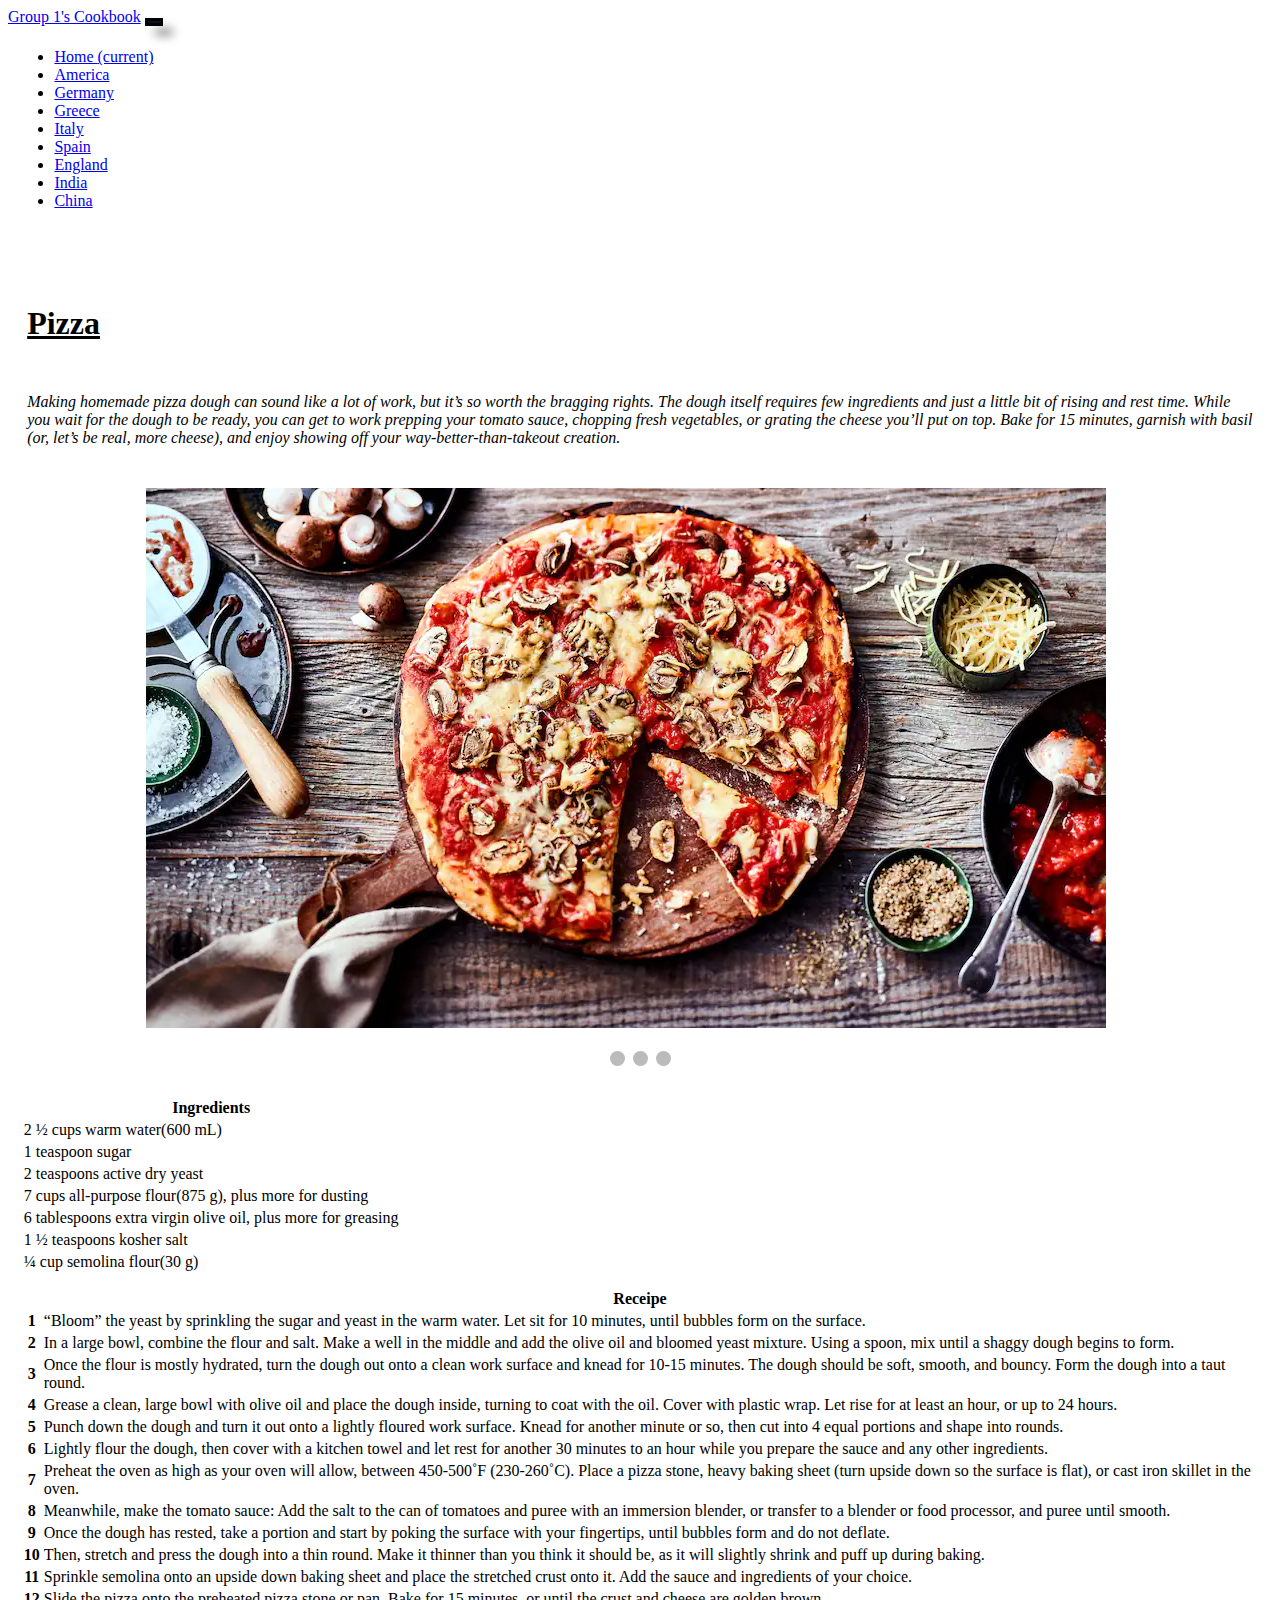
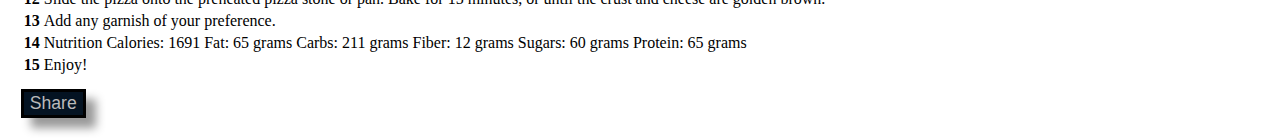
<file: Italy.html>
<!doctype html>
<html lang="en">

<head>
  <meta charset="utf-8">
  <meta name="viewport" content="width=device-width, initial-scale=1">

  <title>
    Cookbook - Italy
  </title>
  <link rel="stylesheet" href="style.css">
  <link rel="stylesheet" href="https://cdn.jsdelivr.net/npm/bootstrap@4.1.3/dist/css/bootstrap.min.css"
    integrity="sha384-MCw98/SFnGE8fJT3GXwEOngsV7Zt27NXFoaoApmYm81iuXoPkFOJwJ8ERdknLPMO" crossorigin="anonymous">
</head>

<header>

  <nav class="navbar navbar-expand-lg navbar-light bg-light">
    <a class="navbar-brand" href="index.html">Group 1's Cookbook</a>
    <button class="navbar-toggler" type="button" data-toggle="collapse" data-target="#navbarNav"
      aria-controls="navbarNav" aria-expanded="false" aria-label="Toggle navigation">
      <span class="navbar-toggler-icon"></span>
    </button>
    <div class="collapse navbar-collapse" id="navbarNav">
      <ul class="navbar-nav">
        <li class="nav-item active">
          <a class="nav-link" href="index.html">Home <span class="sr-only">(current)</span></a>
        </li>
        <li class="nav-item">
          <a class="nav-link" href="America.html">America</a>
        </li>
        <li class="nav-item">
          <a class="nav-link" href="Germany.html">Germany</a>
        </li>
        <li class="nav-item">
          <a class="nav-link" href="Greece.html">Greece</a>
        </li>
        <li class="nav-item">
          <a class="nav-link" href="Italy.html">Italy</a>
        </li>
        <li class="nav-item">
          <a class="nav-link" href="Spain.html">Spain</a>
        </li>
        <li class="nav-item">
          <a class="nav-link" href="England.html">England</a>
        </li>
        <li class="nav-item">
          <a class="nav-link" href="India.html">India</a>
        </li>
        <li class="nav-item">
          <a class="nav-link" href="China.html">China</a>
        </li>
      </ul>
    </div>
  </nav>

</header>

<body>
  <div class="container">
    <div class="row-fluid">
      <div class="row">
        <h1 class="Title">Pizza</h1>
      </div>
      <div class="row">
        <p class="description">Making homemade pizza dough can sound like a lot of work, but it’s so worth the bragging rights. The dough
          itself requires few ingredients and just a little bit of rising and rest time. While you wait for the dough to
          be ready, you can get to work prepping your tomato sauce, chopping fresh vegetables, or grating the cheese
          you’ll put on top. Bake for 15 minutes, garnish with basil (or, let’s be real, more cheese), and enjoy showing
          off your way-better-than-takeout creation.</p>
      </div>
      <div class="row-fluid">
        <div class="myslideshow-container">
          <div class="mySlides myfade">
            <img class="img-fluid rounded mx-auto pb-3 w-100" src="pizza1.webp">
          </div>
          <div class="mySlides myfade">
            <img class="img-fluid rounded mx-auto pb-3 w-100" src="pizza2_960x540.jpg">
          </div>

          <div class="mySlides myfade">
            <img class="img-fluid rounded mx-auto pb-3 w-100" src="pizza3_960x540.jpg">
          </div>
        </div>
        <div style="text-align:center">
          <span class="dot" onclick="currentSlide(1)"></span>
          <span class="dot" onclick="currentSlide(2)"></span>
          <span class="dot" onclick="currentSlide(3)"></span>
        </div>
      </div>

    </div>
    <div class="row">
      <table class="table table-hover">
        <thead class="thead-dark">
          <tr>
            <th scope="col" colspan="2">Ingredients</th>
          </tr>
        </thead>
        <tbody>
          <tr>
            <td>2 ½ cups warm water(600 mL)</td>
          </tr>
          <tr>
            <td>1 teaspoon sugar</td>
          </tr>
          <tr>
            <td>2 teaspoons active dry yeast</td>
          </tr>
          <tr>
            <td>7 cups all-purpose flour(875 g), plus more for dusting</td>
          </tr>
          <tr>
            <td>6 tablespoons extra virgin olive oil, plus more for greasing</td>
          </tr>
          <tr>
            <td>1 ½ teaspoons kosher salt</td>
          </tr>
          <tr>
            <td>¼ cup semolina flour(30 g)</td>
          </tr>
        </tbody>
      </table>
    </div>
    <div class="row">
      <table class="table table-hover">
        <thead class="thead-dark">
          <tr>
            <th scope="col" colspan="2">Receipe</th>
          </tr>
        </thead>
        <tbody>
          <tr>
            <th scope="row">1</th>
            <td>“Bloom” the yeast by sprinkling the sugar and yeast in the warm water. Let sit for 10 minutes, until
              bubbles form on the surface.</td>
          </tr>
          <tr>
            <th scope="row">2</th>
            <td>In a large bowl, combine the flour and salt. Make a well in the middle and add the olive oil and
              bloomed
              yeast mixture. Using a spoon, mix until a shaggy dough begins to form.</td>
          </tr>
          <tr>
            <th scope="row">3</th>
            <td>Once the flour is mostly hydrated, turn the dough out onto a clean work surface and knead for 10-15
              minutes. The dough should be soft, smooth, and bouncy. Form the dough into a taut round.</td>
          </tr>
          <tr>
            <th scope="row">4</th>
            <td>Grease a clean, large bowl with olive oil and place the dough inside, turning to coat with the oil.
              Cover with plastic wrap. Let rise for at least an hour, or up to 24 hours.</td>
          </tr>
          <tr>
            <th scope="row">5</th>
            <td>Punch down the dough and turn it out onto a lightly floured work surface. Knead for another minute or
              so, then cut into 4 equal portions and shape into rounds.</td>
          </tr>
          <tr>
            <th scope="row">6</th>
            <td>Lightly flour the dough, then cover with a kitchen towel and let rest for another 30 minutes to an
              hour
              while you prepare the sauce and any other ingredients.</td>
          </tr>
          <tr>
            <th scope="row">7</th>
            <td>Preheat the oven as high as your oven will allow, between 450-500˚F (230-260˚C). Place a pizza stone,
              heavy baking sheet (turn upside down so the surface is flat), or cast iron skillet in the oven.</td>
          </tr>
          <tr>
            <th scope="row">8</th>
            <td>Meanwhile, make the tomato sauce: Add the salt to the can of tomatoes and puree with an immersion
              blender, or transfer to a blender or food processor, and puree until smooth.</td>
          </tr>
          <tr>
            <th scope="row">9</th>
            <td>Once the dough has rested, take a portion and start by poking the surface with your fingertips, until
              bubbles form and do not deflate.</td>
          </tr>
          <tr>
            <th scope="row">10</th>
            <td>Then, stretch and press the dough into a thin round. Make it thinner than you think it should be, as
              it
              will slightly shrink and puff up during baking.</td>
          </tr>
          <tr>
            <th scope="row">11</th>
            <td>Sprinkle semolina onto an upside down baking sheet and place the stretched crust onto it. Add the
              sauce
              and ingredients of your choice.</td>
          </tr>
          <tr>
            <th scope="row">12</th>
            <td>Slide the pizza onto the preheated pizza stone or pan. Bake for 15 minutes, or until the crust and
              cheese are golden brown.</td>
          </tr>
          <tr>
            <th scope="row">13</th>
            <td>Add any garnish of your preference.</td>
          </tr>
          <tr>
            <th scope="row">14</th>
            <td>Nutrition Calories: 1691 Fat: 65 grams Carbs: 211 grams Fiber: 12 grams Sugars: 60 grams Protein: 65
              grams</td>
          </tr>
          <tr>
            <th scope="row">15</th>
            <td>Enjoy!</td>
          </tr>
        </tbody>
      </table>
    </div>
    <div class="row">
      <script>
        function myFunction() {
          alert("Pizza is ready!")
        }
      </script>
      <button type="button" onclick="myFunction()" class="btn btn-dark">Share</button>
    </div>
  </div>
  </div>

  <script src="https://code.jquery.com/jquery-3.3.1.slim.min.js"
    integrity="sha384-q8i/X+965DzO0rT7abK41JStQIAqVgRVzpbzo5smXKp4YfRvH+8abtTE1Pi6jizo"
    crossorigin="anonymous"></script>
  <script src="https://cdn.jsdelivr.net/npm/popper.js@1.14.3/dist/umd/popper.min.js"
    integrity="sha384-ZMP7rVo3mIykV+2+9J3UJ46jBk0WLaUAdn689aCwoqbBJiSnjAK/l8WvCWPIPm49"
    crossorigin="anonymous"></script>
  <script src="https://cdn.jsdelivr.net/npm/bootstrap@4.1.3/dist/js/bootstrap.min.js"
    integrity="sha384-ChfqqxuZUCnJSK3+MXmPNIyE6ZbWh2IMqE241rYiqJxyMiZ6OW/JmZQ5stwEULTy"
    crossorigin="anonymous"></script>

  <script>
    let slideIndex = 1;
    showSlides(slideIndex);

    function currentSlide(n) {
      showSlides(slideIndex = n);
    }

    function showSlides(n) {
      let i;
      let slides = document.getElementsByClassName("mySlides");
      let dots = document.getElementsByClassName("dot");
      if (n > slides.length) { slideIndex = 1 }
      if (n < 1) { slideIndex = slides.length }
      for (i = 0; i < slides.length; i++) {
        slides[i].style.display = "none";
      }
      for (i = 0; i < dots.length; i++) {
        dots[i].className = dots[i].className.replace(" active", "");
      }
      slides[slideIndex - 1].style.display = "block";
      dots[slideIndex - 1].className += " active";
    }
  </script>
</body>

</html>
</file>
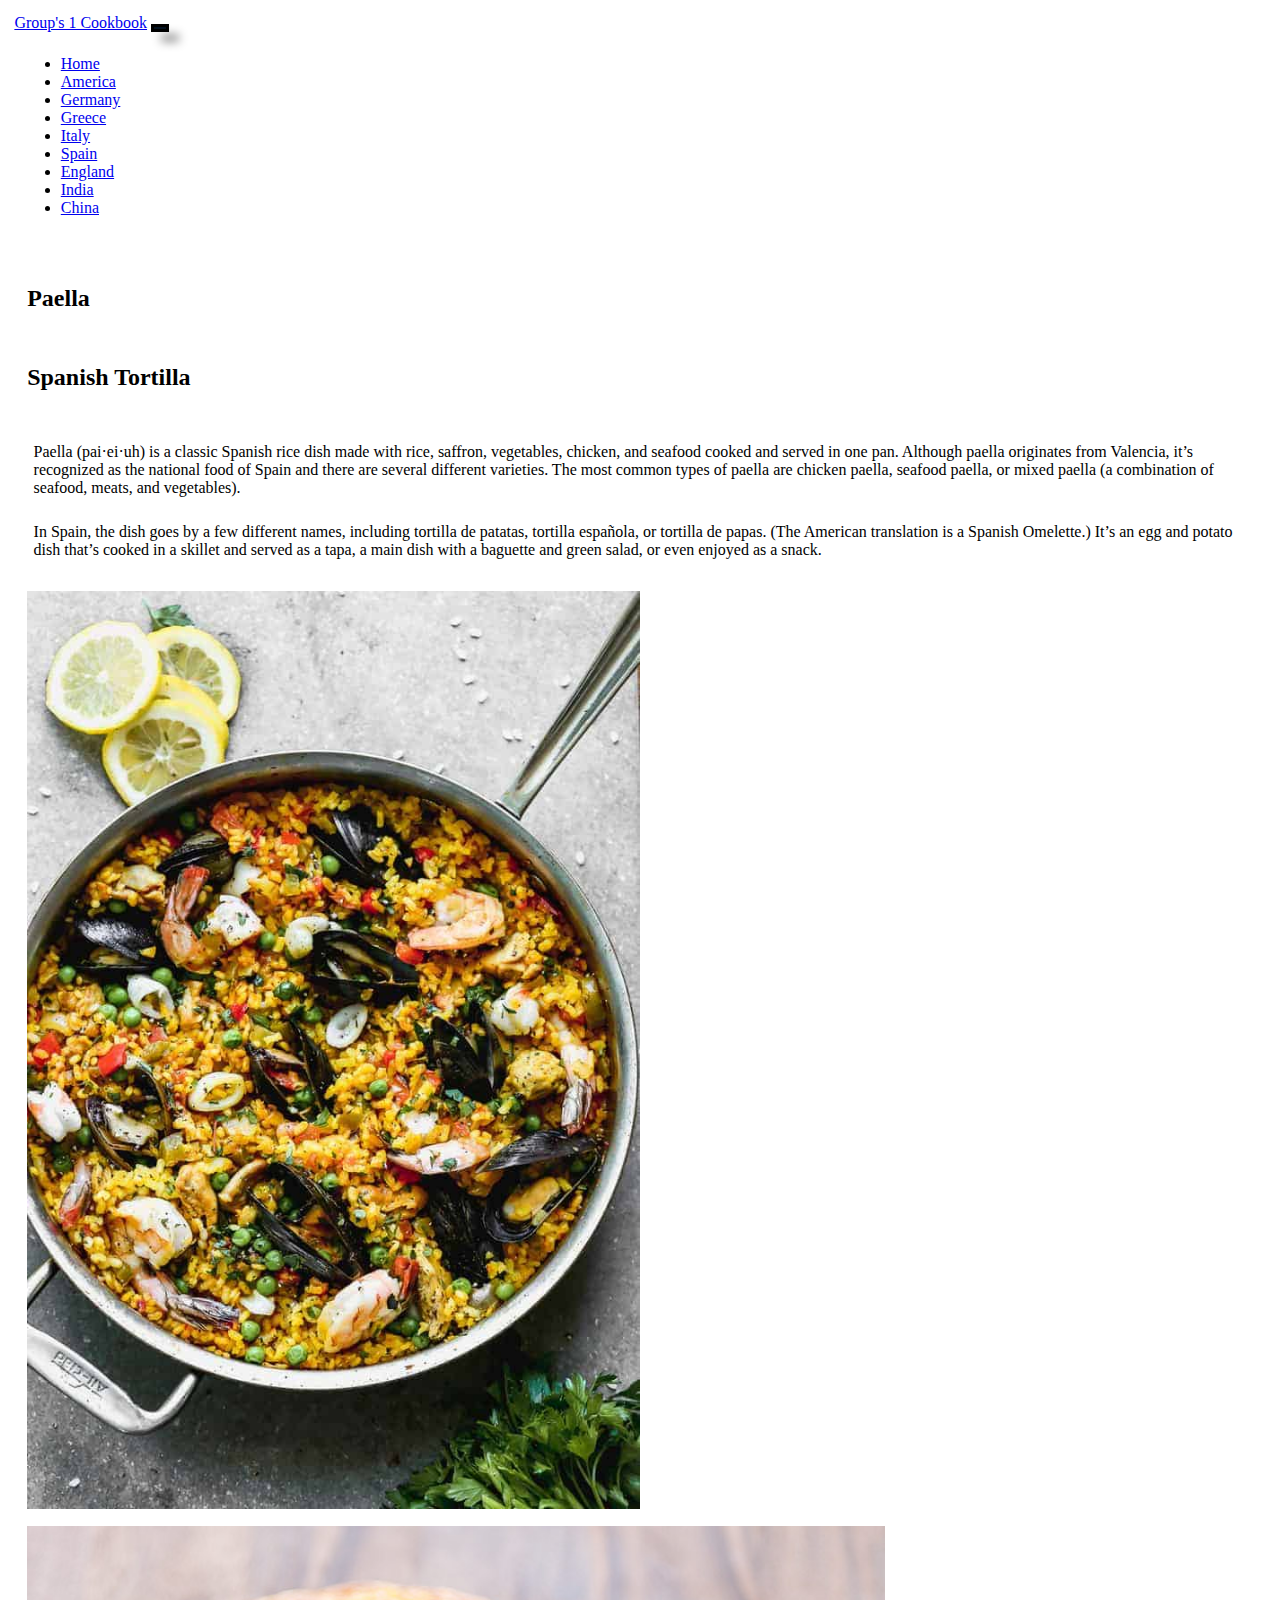
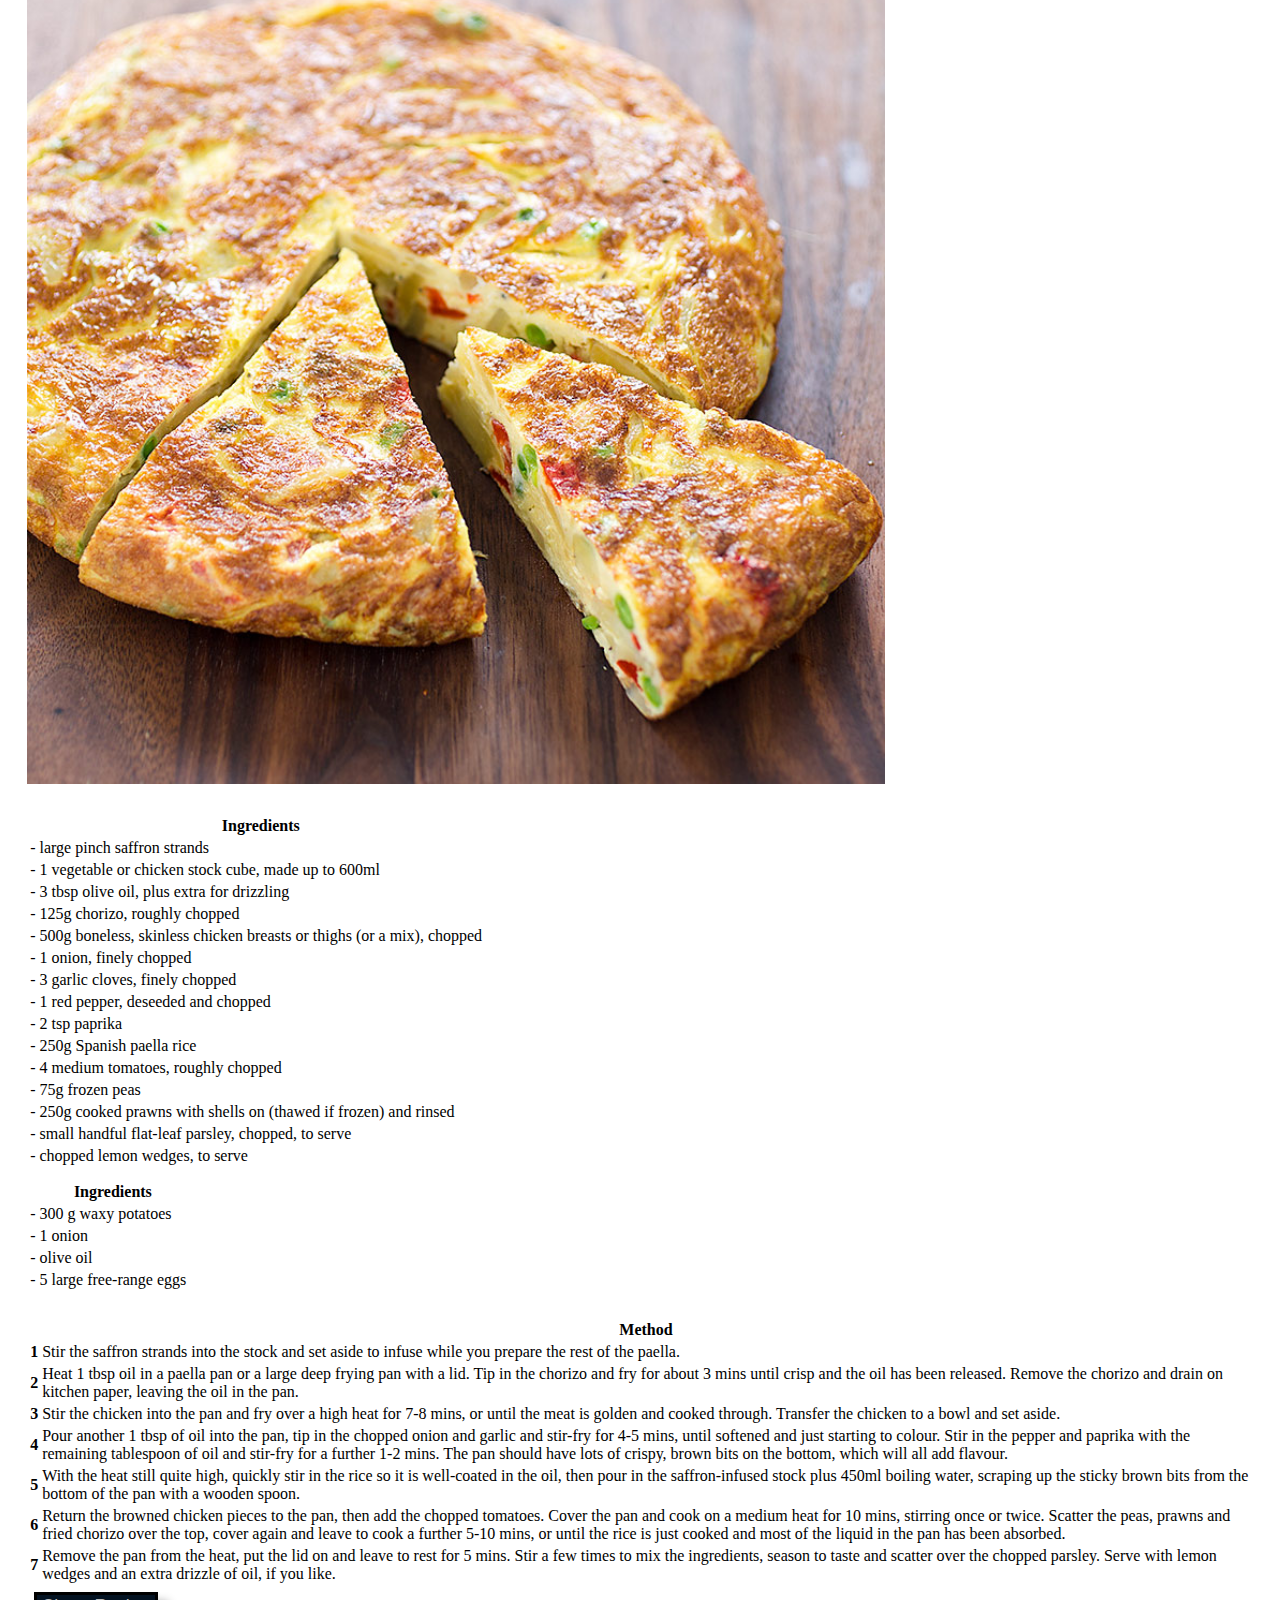
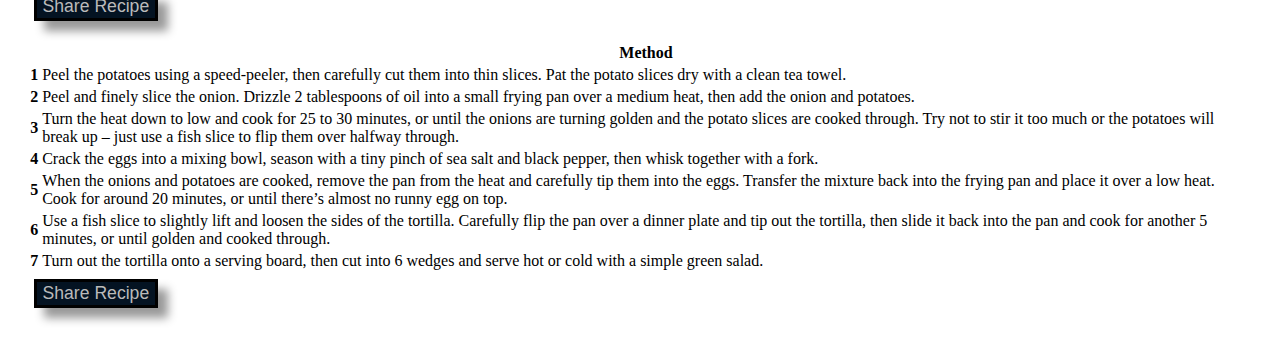
<file: Spain.html>
<!DOCTYPE html>
<html lang="en">
  <head>
    <meta charset="UTF-8" />
    <meta http-equiv="X-UA-Compatible" content="IE=edge" />
    <meta name="viewport" content="width=device-width, initial-scale=1.0" />
    <title>Spain</title>
    <link rel="stylesheet" href="style.css" />
    <link
      href="https://cdn.jsdelivr.net/npm/bootstrap@5.2.2/dist/css/bootstrap.min.css"
      rel="stylesheet"
      integrity="sha384-Zenh87qX5JnK2Jl0vWa8Ck2rdkQ2Bzep5IDxbcnCeuOxjzrPF/et3URy9Bv1WTRi"
      crossorigin="anonymous"
    />
    <script
      src="https://cdn.jsdelivr.net/npm/bootstrap@5.2.2/dist/js/bootstrap.bundle.min.js"
      integrity="sha384-OERcA2EqjJCMA+/3y+gxIOqMEjwtxJY7qPCqsdltbNJuaOe923+mo//f6V8Qbsw3"
      crossorigin="anonymous"
    ></script>
  </head>
  <body>
    <nav class="navbar navbar-expand-lg bg-light">
      <div class="container-fluid">
        <a class="navbar-brand" href="#">Group's 1 Cookbook</a>
        <button
          class="navbar-toggler"
          type="button"
          data-bs-toggle="collapse"
          data-bs-target="#navbarNav"
          aria-controls="navbarNav"
          aria-expanded="false"
          aria-label="Toggle navigation"
        >
          <span class="navbar-toggler-icon"></span>
        </button>
        <div class="collapse navbar-collapse" id="navbarNav">
          <ul class="navbar-nav">
            <li class="nav-item">
              <a class="nav-link" aria-current="page" href="index.html">Home</a>
            </li>
            <li class="nav-item">
              <a class="nav-link" href="America.html">America</a>
            </li>
            <li class="nav-item">
              <a class="nav-link" href="Germany.html">Germany</a>
            </li>
            <li class="nav-item">
              <a class="nav-link" href="Greece.html">Greece</a>
            </li>
            <li class="nav-item">
              <a class="nav-link" href="Italy.html">Italy</a>
            </li>
            <li class="nav-item">
              <a class="nav-link active" href="Spain.html">Spain</a>
            </li>
            <li class="nav-item">
              <a class="nav-link" href="England.html">England</a>
            </li>
            <li class="nav-item">
              <a class="nav-link" href="India.html">India</a>
            </li>
            <li class="nav-item">
              <a class="nav-link" href="China.html">China</a>
            </li>
          </ul>
        </div>
      </div>
    </nav>

    <div class="container">
      <div class="row">
        <div class="col-6">
          <h2>Paella</h2>
        </div>
        <div class="col-6">
          <h2>Spanish Tortilla</h2>
        </div>
      </div>

      <div class="row">
        <div class="col-6">
          <div>
            Paella (pai·ei·uh) is a classic Spanish rice dish made with rice,
            saffron, vegetables, chicken, and seafood cooked and served in one
            pan. Although paella originates from Valencia, it’s recognized as
            the national food of Spain and there are several different
            varieties. The most common types of paella are chicken paella,
            seafood paella, or mixed paella (a combination of seafood, meats,
            and vegetables).
          </div>
        </div>
        <div class="col-6">
          <div>
            In Spain, the dish goes by a few different names, including tortilla
            de patatas, tortilla española, or tortilla de papas. (The American
            translation is a Spanish Omelette.) It’s an egg and potato dish
            that’s cooked in a skillet and served as a tapa, a main dish with a
            baguette and green salad, or even enjoyed as a snack.
          </div>
        </div>
      </div>

      <div class="row">
        <div class="col-6">
          <img src="Paella.jpg" alt="" width="50%" />
        </div>
        <div class="col-6">
          <img src="tortillaEspañola.jpg" alt="" width="70%" />
        </div>
      </div>

      <div class="row">
        <div class="col-6">
          <table class="table table-hover">
            <thead>
              <tr>
                <th scope="col"></th>
                <th scope="col">Ingredients</th>
              </tr>
            </thead>
            <tbody>
              <tr>
                <td>-</td>
                <td>large pinch saffron strands</td>
              </tr>
              <tr>
                <td>-</td>
                <td>1 vegetable or chicken stock cube, made up to 600ml</td>
              </tr>
              <tr>
                <td>-</td>
                <td>3 tbsp olive oil, plus extra for drizzling</td>
              </tr>
              <tr>
                <td>-</td>
                <td>125g chorizo, roughly chopped</td>
              </tr>
              <tr>
                <td>-</td>
                <td>
                  500g boneless, skinless chicken breasts or thighs (or a mix),
                  chopped
                </td>
              </tr>
              <tr>
                <td>-</td>
                <td>1 onion, finely chopped</td>
              </tr>
              <tr>
                <td>-</td>
                <td>3 garlic cloves, finely chopped</td>
              </tr>
              <tr>
                <td>-</td>
                <td>1 red pepper, deseeded and chopped</td>
              </tr>
              <tr>
                <td>-</td>
                <td>2 tsp paprika</td>
              </tr>
              <tr>
                <td>-</td>
                <td>250g Spanish paella rice</td>
              </tr>
              <tr>
                <td>-</td>
                <td>4 medium tomatoes, roughly chopped</td>
              </tr>
              <tr>
                <td>-</td>
                <td>75g frozen peas</td>
              </tr>
              <tr>
                <td>-</td>
                <td>
                  250g cooked prawns with shells on (thawed if frozen) and
                  rinsed
                </td>
              </tr>
              <tr>
                <td>-</td>
                <td>small handful flat-leaf parsley, chopped, to serve</td>
              </tr>
              <tr>
                <td>-</td>
                <td>chopped lemon wedges, to serve</td>
              </tr>
            </tbody>
          </table>
        </div>

        <div class="col-6">
          <table class="table">
            <thead>
              <tr>
                <th scope="col"></th>
                <th scope="col">Ingredients</th>
              </tr>
            </thead>
            <tbody>
              <tr>
                <td>-</td>
                <td>300 g waxy potatoes</td>
              </tr>
              <tr>
                <td>-</td>
                <td>1 onion</td>
              </tr>
              <tr>
                <td>-</td>
                <td>olive oil</td>
              </tr>
              <tr>
                <td>-</td>
                <td>5 large free-range eggs</td>
              </tr>
            </tbody>
          </table>
        </div>
      </div>

      <!-- Third row -->
      <div class="row">
        <div class="col-6">
          <table class="table">
            <thead>
              <tr>
                <th scope="col"></th>
                <th scope="col">Method</th>
              </tr>
            </thead>
            <tbody>
              <tr>
                <th scope="row">1</th>
                <td>
                  Stir the saffron strands into the stock and set aside to
                  infuse while you prepare the rest of the paella.
                </td>
              </tr>
              <tr>
                <th scope="row">2</th>
                <td>
                  Heat 1 tbsp oil in a paella pan or a large deep frying pan
                  with a lid. Tip in the chorizo and fry for about 3 mins until
                  crisp and the oil has been released. Remove the chorizo and
                  drain on kitchen paper, leaving the oil in the pan.
                </td>
              </tr>
              <tr>
                <th scope="row">3</th>
                <td>
                  Stir the chicken into the pan and fry over a high heat for 7-8
                  mins, or until the meat is golden and cooked through. Transfer
                  the chicken to a bowl and set aside.
                </td>
              </tr>
              <tr>
                <th scope="row">4</th>
                <td>
                  Pour another 1 tbsp of oil into the pan, tip in the chopped
                  onion and garlic and stir-fry for 4-5 mins, until softened and
                  just starting to colour. Stir in the pepper and paprika with
                  the remaining tablespoon of oil and stir-fry for a further 1-2
                  mins. The pan should have lots of crispy, brown bits on the
                  bottom, which will all add flavour.
                </td>
              </tr>
              <tr>
                <th scope="row">5</th>
                <td>
                  With the heat still quite high, quickly stir in the rice so it
                  is well-coated in the oil, then pour in the saffron-infused
                  stock plus 450ml boiling water, scraping up the sticky brown
                  bits from the bottom of the pan with a wooden spoon.
                </td>
              </tr>
              <tr>
                <th scope="row">6</th>
                <td>
                  Return the browned chicken pieces to the pan, then add the
                  chopped tomatoes. Cover the pan and cook on a medium heat for
                  10 mins, stirring once or twice. Scatter the peas, prawns and
                  fried chorizo over the top, cover again and leave to cook a
                  further 5-10 mins, or until the rice is just cooked and most
                  of the liquid in the pan has been absorbed.
                </td>
              </tr>
              <tr>
                <th scope="row">7</th>
                <td>
                  Remove the pan from the heat, put the lid on and leave to rest
                  for 5 mins. Stir a few times to mix the ingredients, season to
                  taste and scatter over the chopped parsley. Serve with lemon
                  wedges and an extra drizzle of oil, if you like.
                </td>
              </tr>
            </tbody>
          </table>
          <div class="d-grid gap-2">
            <button class="btn btn-primary button" type="button">
              Share Recipe
            </button>
          </div>
        </div>

        <div class="col-6">
          <table class="table">
            <thead>
              <tr>
                <th scope="col"></th>
                <th scope="col">Method</th>
              </tr>
            </thead>
            <tbody>
              <tr>
                <th scope="row">1</th>
                <td>
                  Peel the potatoes using a speed-peeler, then carefully cut
                  them into thin slices. Pat the potato slices dry with a clean
                  tea towel.
                </td>
              </tr>
              <tr>
                <th scope="row">2</th>
                <td>
                  Peel and finely slice the onion. Drizzle 2 tablespoons of oil
                  into a small frying pan over a medium heat, then add the onion
                  and potatoes.
                </td>
              </tr>
              <tr>
                <th scope="row">3</th>
                <td>
                  Turn the heat down to low and cook for 25 to 30 minutes, or
                  until the onions are turning golden and the potato slices are
                  cooked through. Try not to stir it too much or the potatoes
                  will break up – just use a fish slice to flip them over
                  halfway through.
                </td>
              </tr>
              <tr>
                <th scope="row">4</th>
                <td>
                  Crack the eggs into a mixing bowl, season with a tiny pinch of
                  sea salt and black pepper, then whisk together with a fork.
                </td>
              </tr>
              <tr>
                <th scope="row">5</th>
                <td>
                  When the onions and potatoes are cooked, remove the pan from
                  the heat and carefully tip them into the eggs. Transfer the
                  mixture back into the frying pan and place it over a low heat.
                  Cook for around 20 minutes, or until there’s almost no runny
                  egg on top.
                </td>
              </tr>
              <tr>
                <th scope="row">6</th>
                <td>
                  Use a fish slice to slightly lift and loosen the sides of the
                  tortilla. Carefully flip the pan over a dinner plate and tip
                  out the tortilla, then slide it back into the pan and cook for
                  another 5 minutes, or until golden and cooked through.
                </td>
              </tr>
              <tr>
                <th scope="row">7</th>
                <td>
                  Turn out the tortilla onto a serving board, then cut into 6
                  wedges and serve hot or cold with a simple green salad.
                </td>
              </tr>
            </tbody>
          </table>
          <div class="d-grid gap-2">
            <button class="btn btn-primary button" type="button">
              Share Recipe
            </button>
          </div>
        </div>
      </div>
    </div>
  </body>

  <script>
    function shareRecipe() {
      alert("test");
    }

    let button = document.querySelector(".button");
    button.addEventListener("click", shareRecipe);
  </script>
</html>
</file>
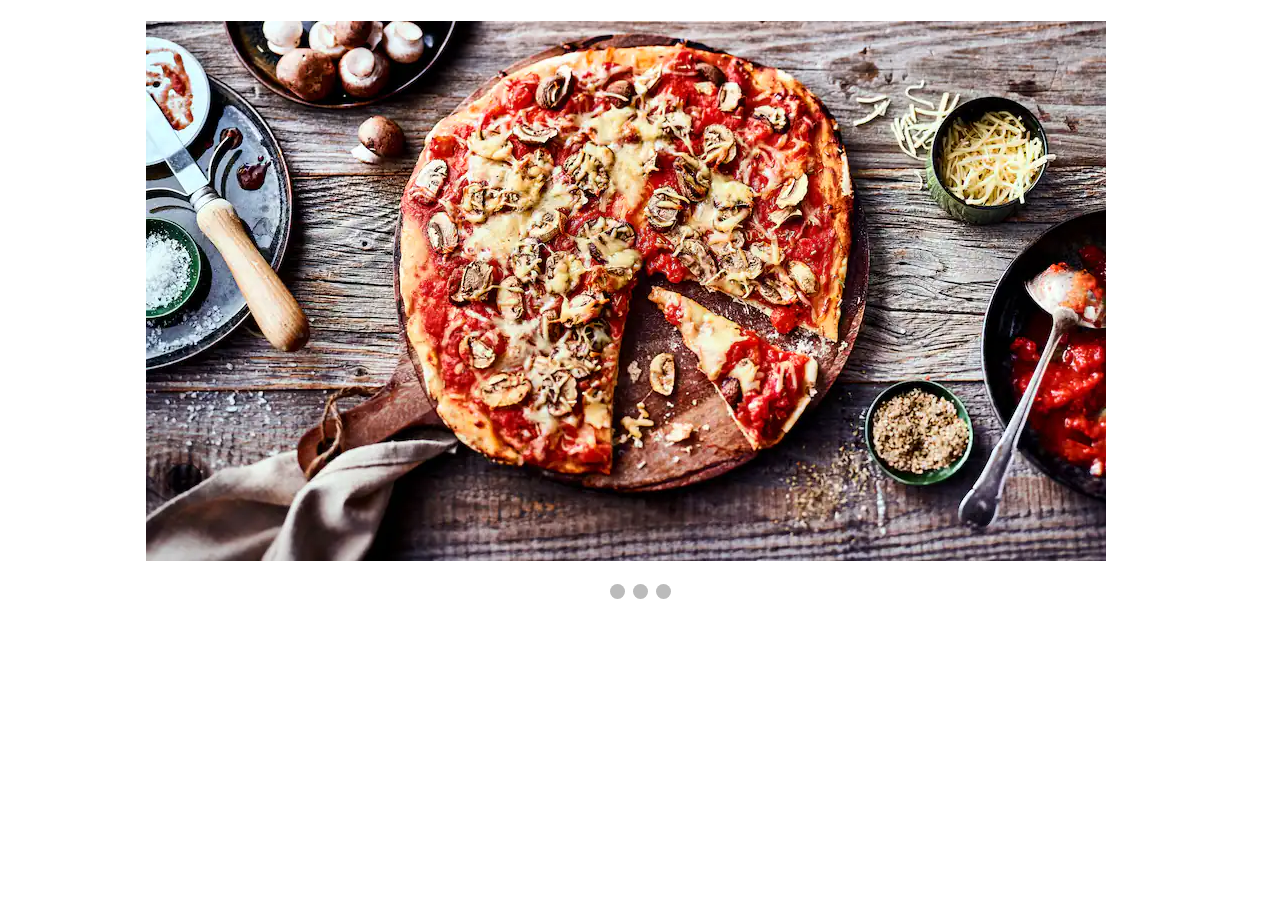
<file: test.html>
<!doctype html>
<html lang="en">

<head>
  <meta charset="utf-8">
  <meta name="viewport" content="width=device-width, initial-scale=1">

  <title>
    test
  </title>
  <link rel="stylesheet" href="style.css">
  <link rel="stylesheet" href="https://cdn.jsdelivr.net/npm/bootstrap@4.1.3/dist/css/bootstrap.min.css"
    integrity="sha384-MCw98/SFnGE8fJT3GXwEOngsV7Zt27NXFoaoApmYm81iuXoPkFOJwJ8ERdknLPMO" crossorigin="anonymous">
</head>

<body>

        <div class="myslideshow-container">
          <div class="mySlides fade">
            <img class="img-fluid rounded mx-auto pb-3 w-100" src="pizza1.webp">
          </div>
          <div class="mySlides fade">
            <img class="img-fluid rounded mx-auto pb-3 w-100" src="pizza2_960x540.jpg">
          </div>

          <div class="mySlides fade">
            <img class="img-fluid rounded mx-auto pb-3 w-100" src="pizza3_960x540.jpg">
          </div>
        </div>
        <div style="text-align:center">
          <span class="dot" onclick="currentSlide(1)"></span>
          <span class="dot" onclick="currentSlide(2)"></span>
          <span class="dot" onclick="currentSlide(3)"></span>
        </div>


      

  <script src="https://code.jquery.com/jquery-3.3.1.slim.min.js"
    integrity="sha384-q8i/X+965DzO0rT7abK41JStQIAqVgRVzpbzo5smXKp4YfRvH+8abtTE1Pi6jizo"
    crossorigin="anonymous"></script>
  <script src="https://cdn.jsdelivr.net/npm/popper.js@1.14.3/dist/umd/popper.min.js"
    integrity="sha384-ZMP7rVo3mIykV+2+9J3UJ46jBk0WLaUAdn689aCwoqbBJiSnjAK/l8WvCWPIPm49"
    crossorigin="anonymous"></script>
  <script src="https://cdn.jsdelivr.net/npm/bootstrap@4.1.3/dist/js/bootstrap.min.js"
    integrity="sha384-ChfqqxuZUCnJSK3+MXmPNIyE6ZbWh2IMqE241rYiqJxyMiZ6OW/JmZQ5stwEULTy"
    crossorigin="anonymous"></script>


  <script>
    let slideIndex = 1;
    showSlides(slideIndex);

    function currentSlide(n) {
      showSlides(slideIndex = n);
    }

    function showSlides(n) {
      let i;
      let slides = document.getElementsByClassName("mySlides");
      let dots = document.getElementsByClassName("dot");
      if (n > slides.length) { slideIndex = 1 }
      if (n < 1) { slideIndex = slides.length }
      for (i = 0; i < slides.length; i++) {
        slides[i].style.display = "none";
      }
      for (i = 0; i < dots.length; i++) {
        dots[i].className = dots[i].className.replace(" active", "");
      }
      slides[slideIndex - 1].style.display = "block";
      dots[slideIndex - 1].className += " active";
    }
  </script>
</body>

</html>
</file>
<file: style.css>
div{
    padding:0.4em;
    height:auto;
}
p.description{
    font-style:italic;
}
.Title{
    font-weight:700;
    text-decoration:underline;
    padding-top:1em; 
}
#first-card{
  margin-top:4em;
}
.hover {
    position: relative;
  }
  
  /* Make the image to responsive */
  .image {
    display: block;
    width: auto;
    height: auto;
  }
  
  /* The overlay effect - lays on top of the container and over the image */
  .overlay {
    position: absolute;
    bottom: 0;
    background: rgb(0, 0, 0);
    background: rgba(0, 0, 0, 0.5); /* Black see-through */
    color: #f1f1f1;
    width: 98.5%;
    transition: .5s ease;
    opacity:0;
    color: white;
    font-size: 20px;
    padding:0.4em;
    text-align: center;
  }
  
  /* When you mouse over the container, fade in the overlay title */
  .hover:hover .overlay {
    opacity: 1;
  }


  /*EROL START*/
  .imgshake img:hover {
    animation: shake 0.5s;
    animation-iteration-count: infinite;
  }
  
  @keyframes shake {
    0% { transform: translate(1px, 1px) rotate(0deg); }
    10% { transform: translate(-1px, -2px) rotate(-1deg); }
    20% { transform: translate(-3px, 0px) rotate(1deg); }
    30% { transform: translate(3px, 2px) rotate(0deg); }
    40% { transform: translate(1px, -1px) rotate(1deg); }
    50% { transform: translate(-1px, 2px) rotate(-1deg); }
    60% { transform: translate(-3px, 1px) rotate(0deg); }
    70% { transform: translate(3px, 1px) rotate(-1deg); }
    80% { transform: translate(-1px, -1px) rotate(1deg); }
    90% { transform: translate(1px, 2px) rotate(0deg); }
    100% { transform: translate(1px, -2px) rotate(-1deg); }
  }

.myslideshow-container {
  max-width: 1000px;
  position: relative;
  margin: auto;
}

.mySlides {
  display: block;
}

.dot {
  cursor: pointer;
  height: 15px;
  width: 15px;
  margin: 0 2px;
  background-color: #bbb;
  border-radius: 50%;
  display: inline-block;
  transition: background-color 0.6s ease;
}

.mySlides .active, .dot:hover {
  background-color: #717171;
}

.myfade {
  animation-name: fade;
  animation-duration: 1.5s;
}

@keyframes fade {
  from {opacity: .4}
  to {opacity: 1}
}
  
   /*EROL END*/

  body, html {
    height: auto;
  }
  
  .bg {
    /* The image used */
    background-image: url("Main Background.jpg");
  
    /* Full height */
    height: 100%;
  
    /* Center and scale the image nicely */
    background-position: center;
    background-repeat: repeat-y;
    background-size: cover;
  }
  .America {
    /* The image used */

  
    /* Full height */
    height: 100%;
  
    /* Center and scale the image nicely */
    background-position: center;
    background-repeat: repeat-y;
    background-size: cover;
  }
  .Germany {
    /* The image used */

  
    /* Full height */
    height: 100%;
  
    /* Center and scale the image nicely */
    background-position: center;
    background-repeat: repeat-y;
    background-size: cover;
  }
 /* Luis */
    button {
    font-size: 1.1em;
    background-color: #041322;
    color: #bababa;
    border: 3px solid black;
    box-shadow: 10px 10px 10px #999999;
  }
</file>
